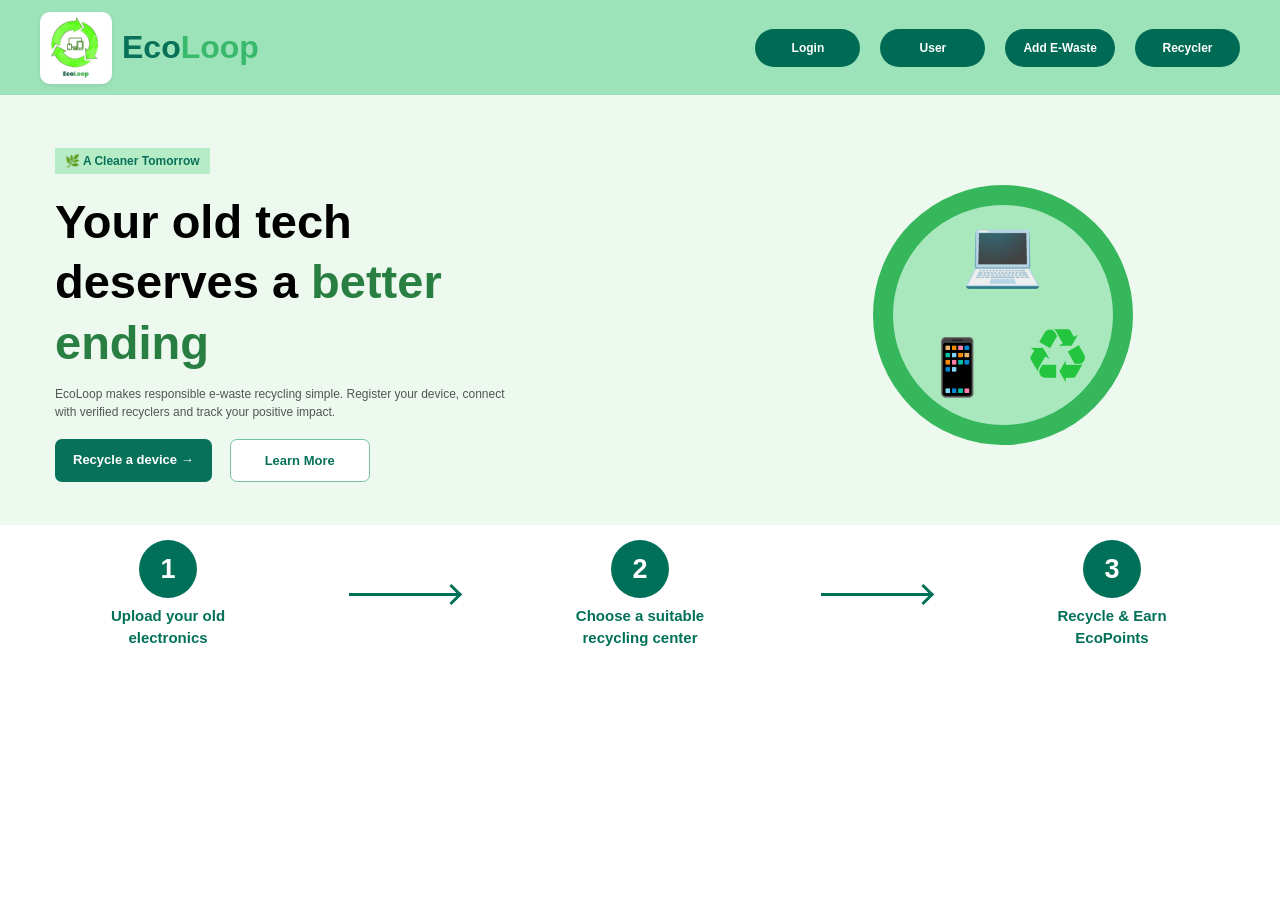
<file: index.html>
<!DOCTYPE html>
<html lang="en">

<head>
    <meta charset="UTF-8">
    <meta name="viewport" content="width=device-width, initial-scale=1.0">

    <title>EcoLoop | E-Waste Recycling</title>

    <!-- External CSS -->
    <link rel="stylesheet" href="styles.css">
</head>

<body>

    <!-- ================= NAVBAR ================= -->
    <header class="navbar">

        <!-- LOGO -->
        <a href="index.html" class="logo">

            <div class="logo-image-box">
                <img src="logo.png" alt="EcoLoop Logo">
            </div>

            <div class="logo-brand-name">
                Eco<span>Loop</span>
            </div>

        </a>


        <!-- NAVIGATION -->
        <nav class="nav-links">

            <a href="login.html">
                Login
            </a>

            <a href="user.html">
                User
            </a>

            <a href="add-ewaste.html">
                Add E-Waste
            </a>

            <a href="recycler.html">
                Recycler
            </a>

        </nav>

    </header>


    <!-- ================= MAIN ================= -->
    <main>

        <!-- ================= HERO ================= -->
        <section class="hero">

            <!-- LEFT SIDE -->
            <div class="hero-left">

                <div class="cleaner-label">
                    🌿 A Cleaner Tomorrow
                </div>

                <h1>
                    Your old tech<br>
                    deserves a <span>better</span><br>
                    <span>ending</span>
                </h1>

                <p>
                    EcoLoop makes responsible e-waste recycling simple.
                    Register your device, connect<br>
                    with verified recyclers and track your positive impact.
                </p>


                <div class="hero-buttons">

                    <a href="login.html" class="recycle-btn">
                        Recycle a device →
                    </a>

                    <a href="#how-it-works" class="learn-btn">
                        Learn More
                    </a>

                </div>

            </div>


            <!-- RIGHT SIDE -->
            <div class="hero-right">

                <div class="illustration-circle">

                    <div class="laptop-icon">
                        💻
                    </div>

                    <div class="phone-icon">
                        📱
                    </div>

                    <div class="recycle-icon">
                        ♻
                    </div>

                </div>

            </div>

        </section>


        <!-- ================= HOW IT WORKS ================= -->
        <section class="steps-section" id="how-it-works">


            <!-- STEP 1 -->
            <div class="step">

                <div class="number">
                    1
                </div>

                <h3>
                    Upload your old<br>
                    electronics
                </h3>

            </div>


            <!-- ARROW -->
            <div class="step-arrow">
                <div class="arrow-line"></div>
            </div>


            <!-- STEP 2 -->
            <div class="step">

                <div class="number">
                    2
                </div>

                <h3>
                    Choose a suitable<br>
                    recycling center
                </h3>

            </div>


            <!-- ARROW -->
            <div class="step-arrow">
                <div class="arrow-line"></div>
            </div>


            <!-- STEP 3 -->
            <div class="step">

                <div class="number">
                    3
                </div>

                <h3>
                    Recycle &amp; Earn<br>
                    EcoPoints
                </h3>

            </div>

        </section>

    </main>


    <!-- External JavaScript -->
    <script src="script.js"></script>

</body>

</html>
</file>
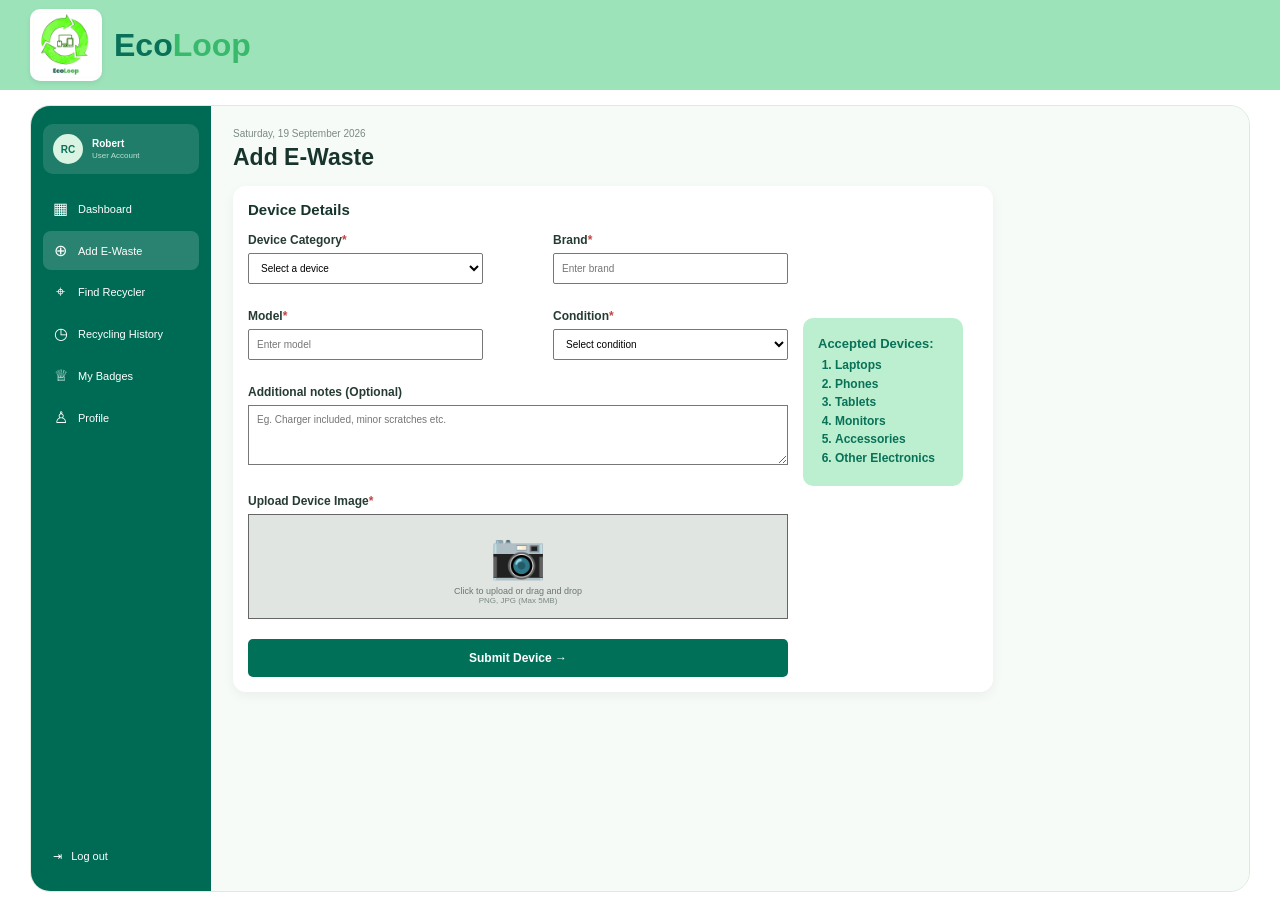
<file: add-ewaste.html>
<!DOCTYPE html>
<html lang="en">

<head>
    <meta charset="UTF-8">
    <meta name="viewport" content="width=device-width, initial-scale=1.0">

    <title>Add E-Waste | EcoLoop</title>

    <!-- External CSS -->
    <link rel="stylesheet" href="styles.css">
</head>

<body class="add-ewaste-page">

    <!-- ================= HEADER ================= -->
    <header class="dashboard-header">

        <a href="index.html" class="logo">

            <div class="logo-image-box">
                <img src="logo.png" alt="EcoLoop Logo">
            </div>

            <div class="logo-brand-name">
                Eco<span>Loop</span>
            </div>

        </a>

    </header>


    <!-- ================= PAGE LAYOUT ================= -->
    <main class="user-layout">


        <!-- ================= SIDEBAR ================= -->
        <aside class="user-sidebar">

            <!-- USER PROFILE -->
            <div class="sidebar-profile">

                <div class="profile-circle">
                    RC
                </div>

                <div class="profile-info">

                    <h4 id="userName">
                        Robert
                    </h4>

                    <p>
                        User Account
                    </p>

                </div>

            </div>


            <!-- SIDEBAR NAVIGATION -->
            <nav class="sidebar-menu">

                <a href="user.html" class="sidebar-link">
                    <span>▦</span>
                    Dashboard
                </a>


                <a href="add-ewaste.html" class="sidebar-link active">
                    <span>⊕</span>
                    Add E-Waste
                </a>


                <a href="find-recycler.html" class="sidebar-link">
                    <span>⌖</span>
                    Find Recycler
                </a>


                <a href="history.html" class="sidebar-link">
                    <span>◷</span>
                    Recycling History
                </a>


                <a href="badges.html" class="sidebar-link">
                    <span>♕</span>
                    My Badges
                </a>


                <a href="#" class="sidebar-link">
                    <span>♙</span>
                    Profile
                </a>

            </nav>


            <!-- LOGOUT -->
            <button
                type="button"
                class="logout-button"
                id="logoutButton"
            >
                ⇥ &nbsp; Log out
            </button>

        </aside>


        <!-- ================= MAIN CONTENT ================= -->
        <section class="add-ewaste-content">


            <!-- DATE -->
            <p class="dashboard-date">
                Saturday, 19 September 2026
            </p>


            <!-- TITLE -->
            <h1 class="add-ewaste-title">
                Add E-Waste
            </h1>


            <!-- ================= FORM CARD ================= -->
            <div class="ewaste-form-card">

                <h2>
                    Device Details
                </h2>


                <form id="ewasteForm">


                    <!-- ================= FORM GRID ================= -->
                    <div class="ewaste-form-grid">


                        <!-- DEVICE CATEGORY -->
                        <div class="ewaste-form-group">

                            <label for="deviceCategory">
                                Device Category<span>*</span>
                            </label>

                            <select
                                id="deviceCategory"
                                name="deviceCategory"
                                required
                            >

                                <option value="">
                                    Select a device
                                </option>

                                <option value="Laptop">
                                    Laptop
                                </option>

                                <option value="Phone">
                                    Phone
                                </option>

                                <option value="Tablet">
                                    Tablet
                                </option>

                                <option value="Monitor">
                                    Monitor
                                </option>

                                <option value="Accessory">
                                    Accessory
                                </option>

                                <option value="Other Electronics">
                                    Other Electronics
                                </option>

                            </select>

                        </div>


                        <!-- BRAND -->
                        <div class="ewaste-form-group">

                            <label for="deviceBrand">
                                Brand<span>*</span>
                            </label>

                            <input
                                type="text"
                                id="deviceBrand"
                                name="deviceBrand"
                                placeholder="Enter brand"
                                required
                            >

                        </div>


                        <!-- MODEL -->
                        <div class="ewaste-form-group">

                            <label for="deviceModel">
                                Model<span>*</span>
                            </label>

                            <input
                                type="text"
                                id="deviceModel"
                                name="deviceModel"
                                placeholder="Enter model"
                                required
                            >

                        </div>


                        <!-- CONDITION -->
                        <div class="ewaste-form-group">

                            <label for="deviceCondition">
                                Condition<span>*</span>
                            </label>

                            <select
                                id="deviceCondition"
                                name="deviceCondition"
                                required
                            >

                                <option value="">
                                    Select condition
                                </option>

                                <option value="Working (Good)">
                                    Working (Good)
                                </option>

                                <option value="Working (Damaged)">
                                    Working (Damaged)
                                </option>

                                <option value="Not Working">
                                    Not Working
                                </option>

                            </select>

                        </div>

                    </div>


                    <!-- ================= ACCEPTED DEVICES ================= -->
                    <aside class="accepted-devices">

                        <h3>
                            Accepted Devices:
                        </h3>

                        <ol>
                            <li>Laptops</li>
                            <li>Phones</li>
                            <li>Tablets</li>
                            <li>Monitors</li>
                            <li>Accessories</li>
                            <li>Other Electronics</li>
                        </ol>

                    </aside>


                    <!-- ================= NOTES ================= -->
                    <div class="notes-group">

                        <label for="deviceNotes">
                            Additional notes (Optional)
                        </label>

                        <textarea
                            id="deviceNotes"
                            name="deviceNotes"
                            placeholder="Eg. Charger included, minor scratches etc."
                        ></textarea>

                    </div>


                    <!-- ================= IMAGE UPLOAD ================= -->
                    <div class="upload-section">

                        <label class="upload-title">
                            Upload Device Image<span>*</span>
                        </label>


                        <label
                            for="deviceImage"
                            class="image-upload-box"
                            id="imageUploadBox"
                        >

                            <!-- Default Upload Content -->
                            <div
                                class="upload-placeholder"
                                id="uploadPlaceholder"
                            >

                                <div class="camera-icon">
                                    📷
                                </div>

                                <p>
                                    Click to upload or drag and drop
                                </p>

                                <small>
                                    PNG, JPG (Max 5MB)
                                </small>

                            </div>


                            <!-- Image Preview -->
                            <img
                                id="imagePreview"
                                class="image-preview"
                                alt="Device Preview"
                            >


                            <input
                                type="file"
                                id="deviceImage"
                                name="deviceImage"
                                accept=".jpg,.jpeg,.png,image/jpeg,image/png"
                                required
                            >

                        </label>

                    </div>


                    <!-- ================= MESSAGE ================= -->
                    <p
                        class="form-message"
                        id="ewasteMessage"
                    ></p>


                    <!-- ================= SUBMIT ================= -->
                    <button
                        type="submit"
                        class="submit-device-button"
                    >
                        Submit Device →
                    </button>

                </form>

            </div>

        </section>

    </main>


    <!-- External JavaScript -->
    <script src="script.js"></script>

</body>

</html>
</file>
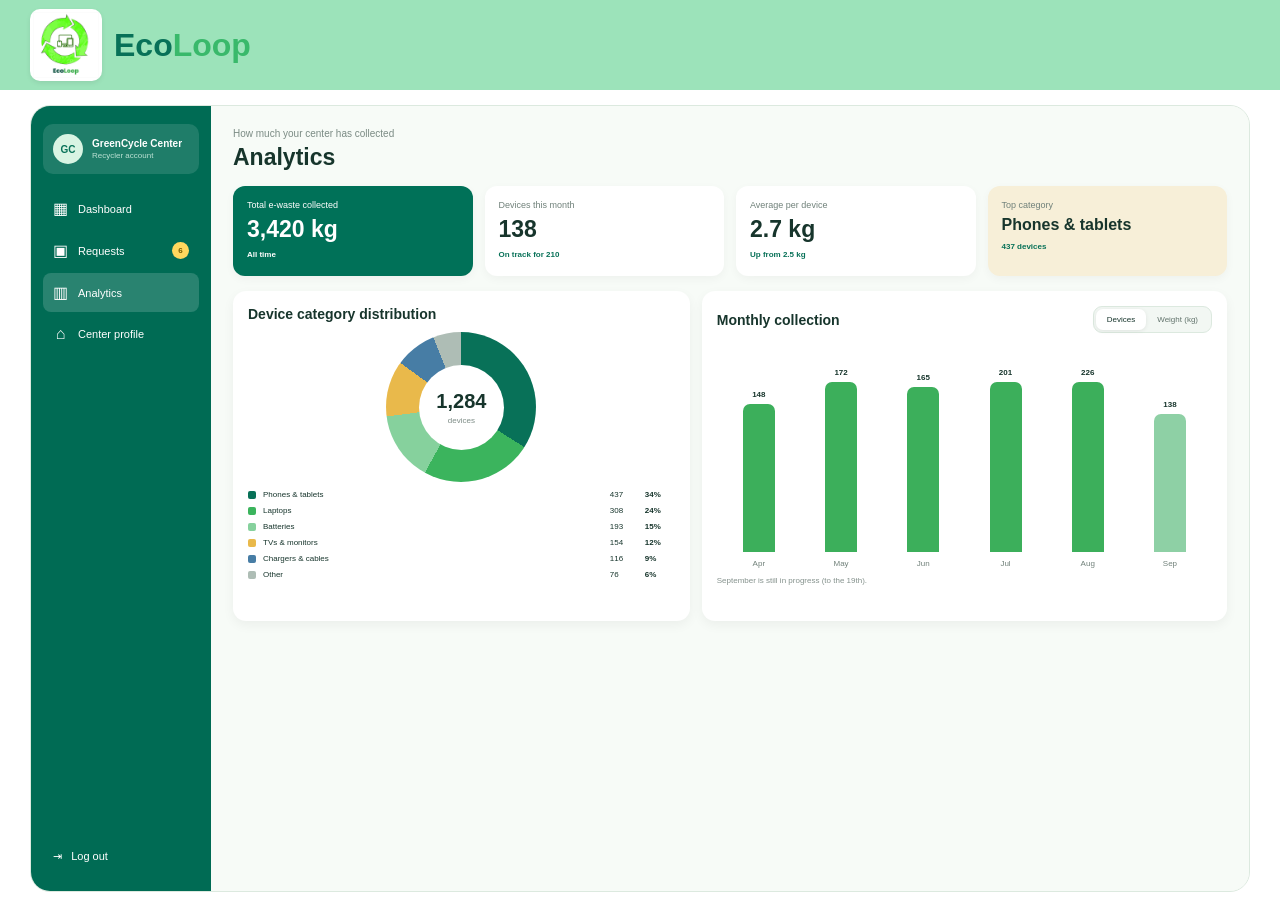
<file: analytics.html>
<!DOCTYPE html>
<html lang="en">

<head>
    <meta charset="UTF-8">
    <meta name="viewport" content="width=device-width, initial-scale=1.0">

    <title>Analytics | EcoLoop</title>

    <!-- External CSS -->
    <link rel="stylesheet" href="styles.css">
</head>

<body class="analytics-page">

    <!-- ================= HEADER ================= -->
    <header class="dashboard-header">

        <a href="index.html" class="logo">

            <div class="logo-image-box">
                <img src="logo.png" alt="EcoLoop Logo">
            </div>

            <div class="logo-brand-name">
                Eco<span>Loop</span>
            </div>

        </a>

    </header>


    <!-- ================= PAGE LAYOUT ================= -->
    <main class="recycler-layout">


        <!-- ================= SIDEBAR ================= -->
        <aside class="recycler-sidebar">

            <!-- Profile -->
            <div class="sidebar-profile">

                <div class="profile-circle">
                    GC
                </div>

                <div class="profile-info">
                    <h4>GreenCycle Center</h4>
                    <p>Recycler account</p>
                </div>

            </div>


            <!-- Navigation -->
            <nav class="sidebar-menu">

                <a href="recycler.html" class="sidebar-link">
                    <span>▦</span>
                    Dashboard
                </a>


                <a href="requests.html" class="sidebar-link">

                    <span>▣</span>

                    Requests

                    <span class="request-count">
                        6
                    </span>

                </a>


                <a href="analytics.html" class="sidebar-link active">
                    <span>▥</span>
                    Analytics
                </a>


                <a href="#" class="sidebar-link">
                    <span>⌂</span>
                    Center profile
                </a>

            </nav>


            <!-- Logout -->
            <button
                type="button"
                class="logout-button"
                id="logoutButton"
            >
                ⇥ &nbsp; Log out
            </button>

        </aside>


        <!-- ================= MAIN CONTENT ================= -->
        <section class="analytics-content">


            <!-- PAGE INTRO -->
            <div class="analytics-intro">

                <p>
                    How much your center has collected
                </p>

                <h1>
                    Analytics
                </h1>

            </div>


            <!-- ================= STAT CARDS ================= -->
            <div class="analytics-stats">


                <!-- TOTAL E-WASTE -->
                <div class="analytics-card analytics-green-card">

                    <p>
                        Total e-waste collected
                    </p>

                    <h2>
                        3,420 kg
                    </h2>

                    <small>
                        All time
                    </small>

                </div>


                <!-- DEVICES THIS MONTH -->
                <div class="analytics-card">

                    <p>
                        Devices this month
                    </p>

                    <h2>
                        138
                    </h2>

                    <small class="green-text">
                        On track for 210
                    </small>

                </div>


                <!-- AVERAGE -->
                <div class="analytics-card">

                    <p>
                        Average per device
                    </p>

                    <h2>
                        2.7 kg
                    </h2>

                    <small class="green-text">
                        Up from 2.5 kg
                    </small>

                </div>


                <!-- TOP CATEGORY -->
                <div class="analytics-card analytics-category-card">

                    <p>
                        Top category
                    </p>

                    <h3>
                        Phones &amp; tablets
                    </h3>

                    <small class="green-text">
                        437 devices
                    </small>

                </div>

            </div>


            <!-- ================= CHARTS ================= -->
            <div class="analytics-charts">


                <!-- ================= DEVICE DISTRIBUTION ================= -->
                <div class="chart-card distribution-card">

                    <h2>
                        Device category distribution
                    </h2>


                    <!-- DONUT CHART -->
                    <div class="donut-container">

                        <div class="donut-chart">

                            <div class="donut-center">

                                <strong>
                                    1,284
                                </strong>

                                <span>
                                    devices
                                </span>

                            </div>

                        </div>

                    </div>


                    <!-- CHART LEGEND -->
                    <div class="chart-legend">


                        <div class="legend-row">

                            <div class="legend-name">

                                <span class="legend-color phones-color"></span>

                                Phones &amp; tablets

                            </div>

                            <span>437</span>

                            <strong>34%</strong>

                        </div>


                        <div class="legend-row">

                            <div class="legend-name">

                                <span class="legend-color laptops-color"></span>

                                Laptops

                            </div>

                            <span>308</span>

                            <strong>24%</strong>

                        </div>


                        <div class="legend-row">

                            <div class="legend-name">

                                <span class="legend-color batteries-color"></span>

                                Batteries

                            </div>

                            <span>193</span>

                            <strong>15%</strong>

                        </div>


                        <div class="legend-row">

                            <div class="legend-name">

                                <span class="legend-color monitors-color"></span>

                                TVs &amp; monitors

                            </div>

                            <span>154</span>

                            <strong>12%</strong>

                        </div>


                        <div class="legend-row">

                            <div class="legend-name">

                                <span class="legend-color chargers-color"></span>

                                Chargers &amp; cables

                            </div>

                            <span>116</span>

                            <strong>9%</strong>

                        </div>


                        <div class="legend-row">

                            <div class="legend-name">

                                <span class="legend-color other-color"></span>

                                Other

                            </div>

                            <span>76</span>

                            <strong>6%</strong>

                        </div>

                    </div>

                </div>


                <!-- ================= MONTHLY COLLECTION ================= -->
                <div class="chart-card monthly-card">


                    <!-- Chart Header -->
                    <div class="chart-heading">

                        <h2>
                            Monthly collection
                        </h2>


                        <!-- Chart Toggle -->
                        <div class="chart-toggle">

                            <button
                                type="button"
                                class="chart-toggle-button active"
                                data-chart="devices"
                            >
                                Devices
                            </button>

                            <button
                                type="button"
                                class="chart-toggle-button"
                                data-chart="weight"
                            >
                                Weight (kg)
                            </button>

                        </div>

                    </div>


                    <!-- BAR CHART -->
                    <div class="bar-chart" id="monthlyChart">


                        <!-- APR -->
                        <div class="bar-item">

                            <div class="bar-value">
                                148
                            </div>

                            <div
                                class="bar"
                                data-devices="148"
                                data-weight="390"
                                style="--bar-height: 148px;"
                            ></div>

                            <span>
                                Apr
                            </span>

                        </div>


                        <!-- MAY -->
                        <div class="bar-item">

                            <div class="bar-value">
                                172
                            </div>

                            <div
                                class="bar"
                                data-devices="172"
                                data-weight="440"
                                style="--bar-height: 172px;"
                            ></div>

                            <span>
                                May
                            </span>

                        </div>


                        <!-- JUN -->
                        <div class="bar-item">

                            <div class="bar-value">
                                165
                            </div>

                            <div
                                class="bar"
                                data-devices="165"
                                data-weight="420"
                                style="--bar-height: 165px;"
                            ></div>

                            <span>
                                Jun
                            </span>

                        </div>


                        <!-- JUL -->
                        <div class="bar-item">

                            <div class="bar-value">
                                201
                            </div>

                            <div
                                class="bar"
                                data-devices="201"
                                data-weight="515"
                                style="--bar-height: 201px;"
                            ></div>

                            <span>
                                Jul
                            </span>

                        </div>


                        <!-- AUG -->
                        <div class="bar-item">

                            <div class="bar-value">
                                226
                            </div>

                            <div
                                class="bar"
                                data-devices="226"
                                data-weight="580"
                                style="--bar-height: 226px;"
                            ></div>

                            <span>
                                Aug
                            </span>

                        </div>


                        <!-- SEP -->
                        <div class="bar-item">

                            <div class="bar-value">
                                138
                            </div>

                            <div
                                class="bar current-month"
                                data-devices="138"
                                data-weight="375"
                                style="--bar-height: 138px;"
                            ></div>

                            <span>
                                Sep
                            </span>

                        </div>

                    </div>


                    <!-- Chart Note -->
                    <p class="chart-note">
                        September is still in progress (to the 19th).
                    </p>

                </div>

            </div>

        </section>

    </main>


    <!-- External JavaScript -->
    <script src="script.js"></script>

</body>

</html>
</file>
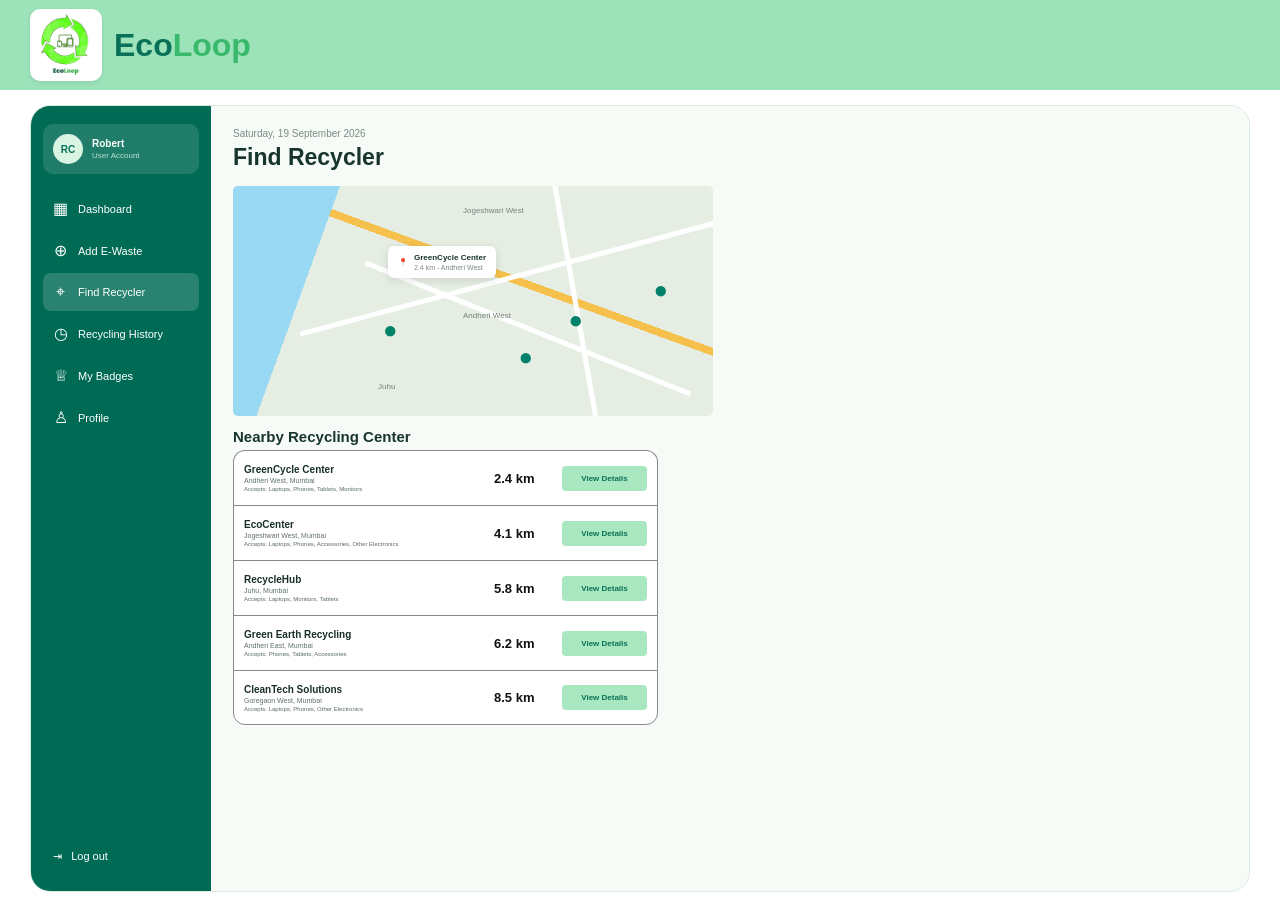
<file: find-recycler.html>
<!DOCTYPE html>
<html lang="en">

<head>
    <meta charset="UTF-8">
    <meta name="viewport" content="width=device-width, initial-scale=1.0">

    <title>Find Recycler | EcoLoop</title>

    <!-- External CSS -->
    <link rel="stylesheet" href="styles.css">
</head>

<body class="find-recycler-page">

    <!-- ================= HEADER ================= -->
    <header class="dashboard-header">

        <a href="index.html" class="logo">

            <div class="logo-image-box">
                <img src="logo.png" alt="EcoLoop Logo">
            </div>

            <div class="logo-brand-name">
                Eco<span>Loop</span>
            </div>

        </a>

    </header>


    <!-- ================= PAGE LAYOUT ================= -->
    <main class="user-layout">


        <!-- ================= SIDEBAR ================= -->
        <aside class="user-sidebar">

            <!-- USER PROFILE -->
            <div class="sidebar-profile">

                <div class="profile-circle">
                    RC
                </div>

                <div class="profile-info">

                    <h4 id="userName">
                        Robert
                    </h4>

                    <p>
                        User Account
                    </p>

                </div>

            </div>


            <!-- SIDEBAR NAVIGATION -->
            <nav class="sidebar-menu">

                <a href="user.html" class="sidebar-link">
                    <span>▦</span>
                    Dashboard
                </a>

                <a href="add-ewaste.html" class="sidebar-link">
                    <span>⊕</span>
                    Add E-Waste
                </a>

                <a href="find-recycler.html" class="sidebar-link active">
                    <span>⌖</span>
                    Find Recycler
                </a>

                <a href="history.html" class="sidebar-link">
                    <span>◷</span>
                    Recycling History
                </a>

                <a href="badges.html" class="sidebar-link">
                    <span>♕</span>
                    My Badges
                </a>

                <a href="#" class="sidebar-link">
                    <span>♙</span>
                    Profile
                </a>

            </nav>


            <!-- LOGOUT -->
            <button
                type="button"
                class="logout-button"
                id="logoutButton"
            >
                ⇥ &nbsp; Log out
            </button>

        </aside>


        <!-- ================= MAIN CONTENT ================= -->
        <section class="find-recycler-content">


            <!-- DATE -->
            <p class="dashboard-date">
                Saturday, 19 September 2026
            </p>


            <!-- TITLE -->
            <h1 class="find-recycler-title">
                Find Recycler
            </h1>


            <!-- ================= MAP ================= -->
            <div class="recycler-map">

                <!--
                    MID-SEM:
                    Static map representation only.

                    FINAL PROJECT:
                    Replace this section with
                    Leaflet + OpenStreetMap + Recycler API.
                -->

                <div class="map-placeholder">

                    <div class="map-road road-one"></div>
                    <div class="map-road road-two"></div>
                    <div class="map-road road-three"></div>

                    <span class="map-location location-one">
                        ●
                    </span>

                    <span class="map-location location-two">
                        ●
                    </span>

                    <span class="map-location location-three">
                        ●
                    </span>

                    <span class="map-location location-four">
                        ●
                    </span>

                    <span class="map-location location-five">
                        ●
                    </span>


                    <!-- Selected Center -->
                    <div class="map-selected-center">

                        <span>
                            📍
                        </span>

                        <div>
                            <strong>
                                GreenCycle Center
                            </strong>

                            <small>
                                2.4 km - Andheri West
                            </small>
                        </div>

                    </div>


                    <div class="map-area-name andheri">
                        Andheri West
                    </div>

                    <div class="map-area-name juhu">
                        Juhu
                    </div>

                    <div class="map-area-name jogeshwari">
                        Jogeshwari West
                    </div>

                </div>

            </div>


            <!-- ================= NEARBY CENTERS ================= -->
            <div class="nearby-recyclers">

                <h2>
                    Nearby Recycling Center
                </h2>


                <!-- ================= CENTER 1 ================= -->
                <div
                    class="recycler-item"
                    data-recycler="GreenCycle Center"
                >

                    <div class="recycler-information">

                        <h3>
                            GreenCycle Center
                        </h3>

                        <p>
                            Andheri West, Mumbai
                        </p>

                        <small>
                            Accepts: Laptops, Phones, Tablets, Monitors
                        </small>

                    </div>


                    <div class="recycler-distance">
                        2.4 km
                    </div>


                    <button
                        type="button"
                        class="view-recycler-button"
                        data-recycler="GreenCycle Center"
                        data-location="Andheri West, Mumbai"
                        data-distance="2.4 km"
                        data-accepts="Laptops, Phones, Tablets, Monitors"
                    >
                        View Details
                    </button>

                </div>


                <!-- ================= CENTER 2 ================= -->
                <div
                    class="recycler-item"
                    data-recycler="EcoCenter"
                >

                    <div class="recycler-information">

                        <h3>
                            EcoCenter
                        </h3>

                        <p>
                            Jogeshwari West, Mumbai
                        </p>

                        <small>
                            Accepts: Laptops, Phones, Accessories,
                            Other Electronics
                        </small>

                    </div>


                    <div class="recycler-distance">
                        4.1 km
                    </div>


                    <button
                        type="button"
                        class="view-recycler-button"
                        data-recycler="EcoCenter"
                        data-location="Jogeshwari West, Mumbai"
                        data-distance="4.1 km"
                        data-accepts="Laptops, Phones, Accessories, Other Electronics"
                    >
                        View Details
                    </button>

                </div>


                <!-- ================= CENTER 3 ================= -->
                <div
                    class="recycler-item"
                    data-recycler="RecycleHub"
                >

                    <div class="recycler-information">

                        <h3>
                            RecycleHub
                        </h3>

                        <p>
                            Juhu, Mumbai
                        </p>

                        <small>
                            Accepts: Laptops, Monitors, Tablets
                        </small>

                    </div>


                    <div class="recycler-distance">
                        5.8 km
                    </div>


                    <button
                        type="button"
                        class="view-recycler-button"
                        data-recycler="RecycleHub"
                        data-location="Juhu, Mumbai"
                        data-distance="5.8 km"
                        data-accepts="Laptops, Monitors, Tablets"
                    >
                        View Details
                    </button>

                </div>


                <!-- ================= CENTER 4 ================= -->
                <div
                    class="recycler-item"
                    data-recycler="Green Earth Recycling"
                >

                    <div class="recycler-information">

                        <h3>
                            Green Earth Recycling
                        </h3>

                        <p>
                            Andheri East, Mumbai
                        </p>

                        <small>
                            Accepts: Phones, Tablets, Accessories
                        </small>

                    </div>


                    <div class="recycler-distance">
                        6.2 km
                    </div>


                    <button
                        type="button"
                        class="view-recycler-button"
                        data-recycler="Green Earth Recycling"
                        data-location="Andheri East, Mumbai"
                        data-distance="6.2 km"
                        data-accepts="Phones, Tablets, Accessories"
                    >
                        View Details
                    </button>

                </div>


                <!-- ================= CENTER 5 ================= -->
                <div
                    class="recycler-item"
                    data-recycler="CleanTech Solutions"
                >

                    <div class="recycler-information">

                        <h3>
                            CleanTech Solutions
                        </h3>

                        <p>
                            Goregaon West, Mumbai
                        </p>

                        <small>
                            Accepts: Laptops, Phones, Other Electronics
                        </small>

                    </div>


                    <div class="recycler-distance">
                        8.5 km
                    </div>


                    <button
                        type="button"
                        class="view-recycler-button"
                        data-recycler="CleanTech Solutions"
                        data-location="Goregaon West, Mumbai"
                        data-distance="8.5 km"
                        data-accepts="Laptops, Phones, Other Electronics"
                    >
                        View Details
                    </button>

                </div>

            </div>


            <!-- ================= RECYCLER DETAILS MODAL ================= -->
            <div class="recycler-modal" id="recyclerModal">

                <div class="recycler-modal-content">

                    <button
                        type="button"
                        class="close-modal"
                        id="closeRecyclerModal"
                    >
                        ×
                    </button>


                    <h2 id="modalRecyclerName">
                        GreenCycle Center
                    </h2>


                    <p id="modalRecyclerLocation">
                        Andheri West, Mumbai
                    </p>


                    <p>
                        <strong>Distance:</strong>

                        <span id="modalRecyclerDistance">
                            2.4 km
                        </span>
                    </p>


                    <p>
                        <strong>Accepted Devices:</strong>
                    </p>

                    <p id="modalRecyclerDevices">
                        Laptops, Phones, Tablets, Monitors
                    </p>


                    <button
                        type="button"
                        class="select-recycler-button"
                        id="selectRecyclerButton"
                    >
                        Select Recycler
                    </button>

                </div>

            </div>

        </section>

    </main>


    <!-- External JavaScript -->
    <script src="script.js"></script>

</body>

</html>
</file>
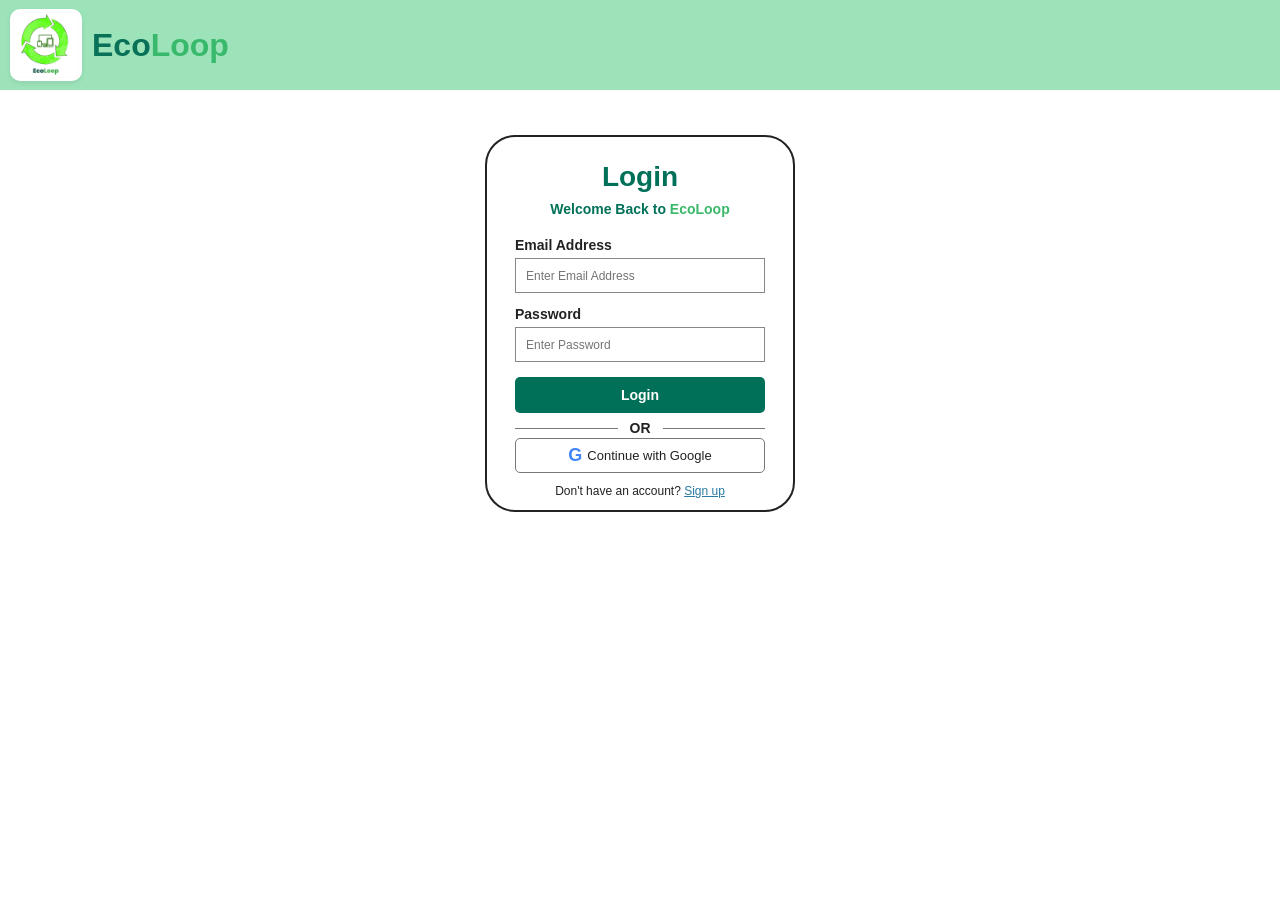
<file: login.html>
<!DOCTYPE html>
<html lang="en">

<head>
    <meta charset="UTF-8">
    <meta name="viewport" content="width=device-width, initial-scale=1.0">

    <title>Login | EcoLoop</title>

    <!-- External CSS -->
    <link rel="stylesheet" href="styles.css">
</head>

<body class="login-page">

    <!-- ================= HEADER ================= -->
    <header class="login-header">

        <a href="index.html" class="logo">

            <div class="logo-image-box">
                <img src="logo.png" alt="EcoLoop Logo">
            </div>

            <div class="logo-brand-name">
                Eco<span>Loop</span>
            </div>

        </a>

    </header>


    <!-- ================= LOGIN SECTION ================= -->
    <main class="login-container">

        <div class="login-card">

            <h1>Login</h1>

            <h3>
                Welcome Back to <span>EcoLoop</span>
            </h3>


            <!-- LOGIN FORM -->
            <form id="loginForm">

                <div class="form-group">

                    <label for="loginEmail">
                        Email Address
                    </label>

                    <input
                        type="email"
                        id="loginEmail"
                        placeholder="Enter Email Address"
                        required
                    >

                </div>


                <div class="form-group">

                    <label for="loginPassword">
                        Password
                    </label>

                    <input
                        type="password"
                        id="loginPassword"
                        placeholder="Enter Password"
                        required
                    >

                </div>


                <button type="submit" class="login-button">
                    Login
                </button>

            </form>


            <!-- OR -->
            <div class="or-section">

                <div class="or-line"></div>

                <span>OR</span>

                <div class="or-line"></div>

            </div>


            <!-- GOOGLE BUTTON -->
            <button type="button" class="google-button">

                <span class="google-g">G</span>

                Continue with Google

            </button>


            <!-- SIGN UP -->
            <p class="signup-text">

                Don't have an account?

                <a href="register.html">
                    Sign up
                </a>

            </p>

        </div>

    </main>


    <!-- External JavaScript -->
    <script src="script.js"></script>

</body>

</html>
</file>
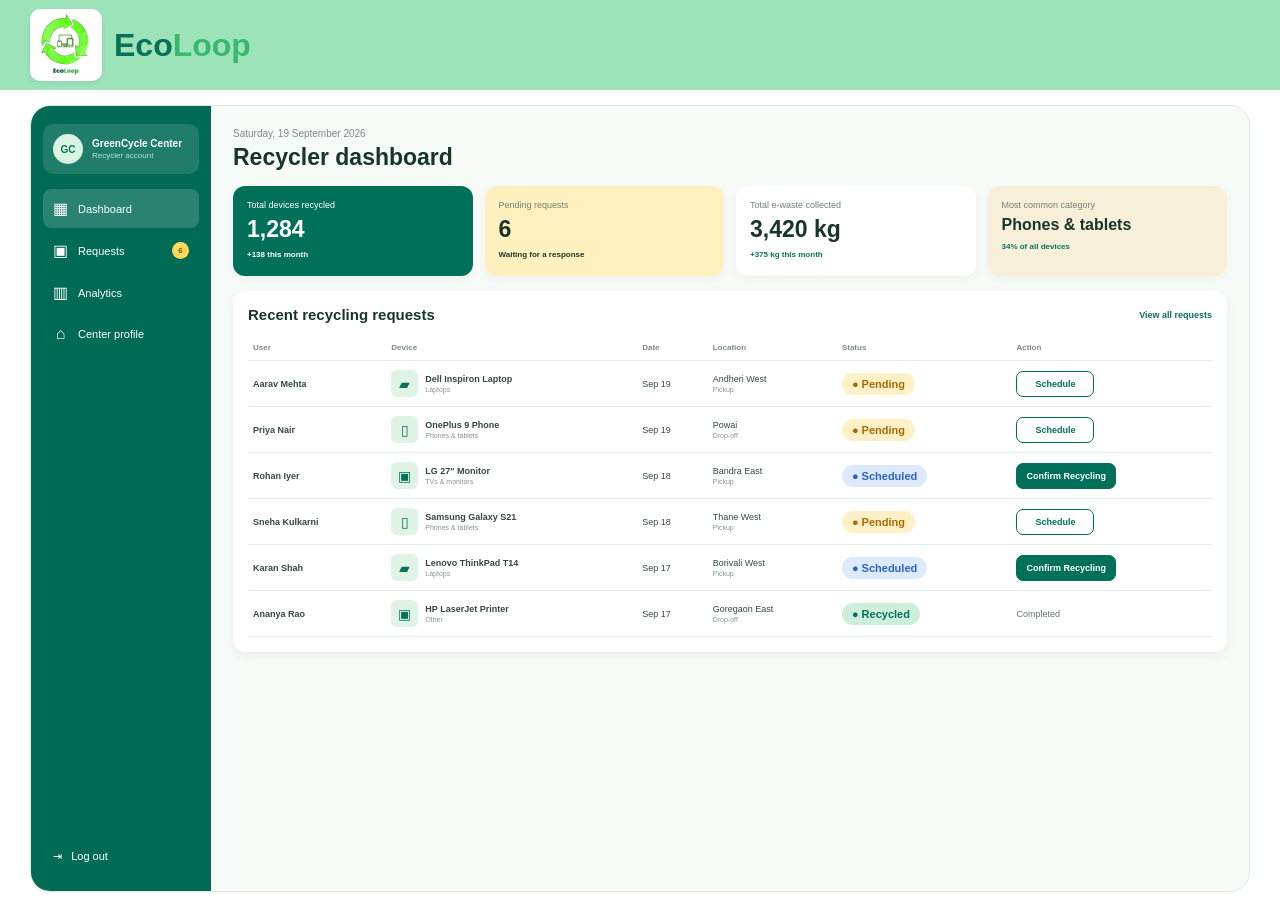
<file: recycler.html>
<!DOCTYPE html>
<html lang="en">

<head>
    <meta charset="UTF-8">
    <meta name="viewport" content="width=device-width, initial-scale=1.0">

    <title>Recycler Dashboard | EcoLoop</title>

    <!-- External CSS -->
    <link rel="stylesheet" href="styles.css">
</head>

<body class="recycler-page">

    <!-- ================= HEADER ================= -->
    <header class="dashboard-header">

        <a href="index.html" class="logo">

            <div class="logo-image-box">
                <img src="logo.png" alt="EcoLoop Logo">
            </div>

            <div class="logo-brand-name">
                Eco<span>Loop</span>
            </div>

        </a>

    </header>


    <!-- ================= DASHBOARD LAYOUT ================= -->
    <main class="recycler-layout">


        <!-- ================= SIDEBAR ================= -->
        <aside class="recycler-sidebar">

            <!-- Recycler Profile -->
            <div class="sidebar-profile">

                <div class="profile-circle">
                    GC
                </div>

                <div class="profile-info">
                    <h4>GreenCycle Center</h4>
                    <p>Recycler account</p>
                </div>

            </div>


            <!-- ================= NAVIGATION ================= -->
            <nav class="sidebar-menu">

                <!-- Dashboard -->
                <a href="recycler.html"
                   class="sidebar-link active">

                    <span>▦</span>
                    Dashboard

                </a>


                <!-- Requests -->
                <a href="requests.html"
                   class="sidebar-link">

                    <span>▣</span>
                    Requests

                    <span class="request-count">
                        6
                    </span>

                </a>


                <!-- Analytics -->
                <a href="analytics.html"
                   class="sidebar-link">

                    <span>▥</span>
                    Analytics

                </a>


                <!-- Center Profile - Future -->
                <a href="#"
                   class="sidebar-link">

                    <span>⌂</span>
                    Center profile

                </a>

            </nav>


            <!-- Logout -->
            <button
                type="button"
                class="logout-button"
                id="logoutButton"
            >
                ⇥ &nbsp; Log out
            </button>

        </aside>


        <!-- ================= MAIN CONTENT ================= -->
        <section class="recycler-content">


            <!-- ================= DASHBOARD ================= -->
            <div
                class="dashboard-section"
                id="dashboardSection"
            >


                <!-- Date -->
                <p class="dashboard-date">
                    Saturday, 19 September 2026
                </p>


                <!-- Heading -->
                <div class="dashboard-title-row">

                    <h1>
                        Recycler dashboard
                    </h1>

                </div>


                <!-- ================= STATS ================= -->
                <div class="recycler-stats">


                    <!-- Total Devices -->
                    <div class="stat-card stat-card-green">

                        <p>
                            Total devices recycled
                        </p>

                        <h2 id="totalDevices">
                            1,284
                        </h2>

                        <small>
                            +138 this month
                        </small>

                    </div>


                    <!-- Pending Requests -->
                    <div class="stat-card stat-card-yellow">

                        <p>
                            Pending requests
                        </p>

                        <h2 id="pendingRequests">
                            6
                        </h2>

                        <small>
                            Waiting for a response
                        </small>

                    </div>


                    <!-- Total E-Waste -->
                    <div class="stat-card">

                        <p>
                            Total e-waste collected
                        </p>

                        <h2>
                            3,420 kg
                        </h2>

                        <small class="green-text">
                            +375 kg this month
                        </small>

                    </div>


                    <!-- Most Common Category -->
                    <div class="stat-card stat-card-cream">

                        <p>
                            Most common category
                        </p>

                        <h3>
                            Phones &amp; tablets
                        </h3>

                        <small class="green-text">
                            34% of all devices
                        </small>

                    </div>

                </div>


                <!-- ================= RECENT REQUESTS ================= -->
                <div class="requests-card">


                    <!-- Heading -->
                    <div class="requests-heading">

                        <h2>
                            Recent recycling requests
                        </h2>


                        <!-- FIXED -->
                        <a
                            href="requests.html"
                            class="view-requests-button"
                        >
                            View all requests
                        </a>

                    </div>


                    <!-- ================= REQUEST TABLE ================= -->
                    <div class="table-container">

                        <table class="request-table">


                            <!-- TABLE HEAD -->
                            <thead>

                                <tr>

                                    <th>User</th>
                                    <th>Device</th>
                                    <th>Date</th>
                                    <th>Location</th>
                                    <th>Status</th>
                                    <th>Action</th>

                                </tr>

                            </thead>


                            <!-- TABLE BODY -->
                            <tbody id="requestTableBody">


                                <!-- ================= REQUEST 1 ================= -->
                                <tr data-request-id="1">

                                    <td>
                                        <strong>
                                            Aarav Mehta
                                        </strong>
                                    </td>


                                    <td>

                                        <div class="device-info">

                                            <div class="device-icon">
                                                ▰
                                            </div>

                                            <div>

                                                <strong>
                                                    Dell Inspiron Laptop
                                                </strong>

                                                <small>
                                                    Laptops
                                                </small>

                                            </div>

                                        </div>

                                    </td>


                                    <td>
                                        Sep 19
                                    </td>


                                    <td>

                                        Andheri West

                                        <small>
                                            Pickup
                                        </small>

                                    </td>


                                    <td>

                                        <span class="status pending">
                                            ● Pending
                                        </span>

                                    </td>


                                    <td>

                                        <button
                                            type="button"
                                            class="schedule-button"
                                            data-request-id="1"
                                        >
                                            Schedule
                                        </button>

                                    </td>

                                </tr>


                                <!-- ================= REQUEST 2 ================= -->
                                <tr data-request-id="2">

                                    <td>
                                        <strong>
                                            Priya Nair
                                        </strong>
                                    </td>


                                    <td>

                                        <div class="device-info">

                                            <div class="device-icon">
                                                ▯
                                            </div>

                                            <div>

                                                <strong>
                                                    OnePlus 9 Phone
                                                </strong>

                                                <small>
                                                    Phones &amp; tablets
                                                </small>

                                            </div>

                                        </div>

                                    </td>


                                    <td>
                                        Sep 19
                                    </td>


                                    <td>

                                        Powai

                                        <small>
                                            Drop-off
                                        </small>

                                    </td>


                                    <td>

                                        <span class="status pending">
                                            ● Pending
                                        </span>

                                    </td>


                                    <td>

                                        <button
                                            type="button"
                                            class="schedule-button"
                                            data-request-id="2"
                                        >
                                            Schedule
                                        </button>

                                    </td>

                                </tr>


                                <!-- ================= REQUEST 3 ================= -->
                                <tr data-request-id="3">

                                    <td>
                                        <strong>
                                            Rohan Iyer
                                        </strong>
                                    </td>


                                    <td>

                                        <div class="device-info">

                                            <div class="device-icon">
                                                ▣
                                            </div>

                                            <div>

                                                <strong>
                                                    LG 27" Monitor
                                                </strong>

                                                <small>
                                                    TVs &amp; monitors
                                                </small>

                                            </div>

                                        </div>

                                    </td>


                                    <td>
                                        Sep 18
                                    </td>


                                    <td>

                                        Bandra East

                                        <small>
                                            Pickup
                                        </small>

                                    </td>


                                    <td>

                                        <span class="status scheduled">
                                            ● Scheduled
                                        </span>

                                    </td>


                                    <td>

                                        <button
                                            type="button"
                                            class="confirm-button"
                                            data-request-id="3"
                                        >
                                            Confirm Recycling
                                        </button>

                                    </td>

                                </tr>


                                <!-- ================= REQUEST 4 ================= -->
                                <tr data-request-id="4">

                                    <td>
                                        <strong>
                                            Sneha Kulkarni
                                        </strong>
                                    </td>


                                    <td>

                                        <div class="device-info">

                                            <div class="device-icon">
                                                ▯
                                            </div>

                                            <div>

                                                <strong>
                                                    Samsung Galaxy S21
                                                </strong>

                                                <small>
                                                    Phones &amp; tablets
                                                </small>

                                            </div>

                                        </div>

                                    </td>


                                    <td>
                                        Sep 18
                                    </td>


                                    <td>

                                        Thane West

                                        <small>
                                            Pickup
                                        </small>

                                    </td>


                                    <td>

                                        <span class="status pending">
                                            ● Pending
                                        </span>

                                    </td>


                                    <td>

                                        <button
                                            type="button"
                                            class="schedule-button"
                                            data-request-id="4"
                                        >
                                            Schedule
                                        </button>

                                    </td>

                                </tr>


                                <!-- ================= REQUEST 5 ================= -->
                                <tr data-request-id="5">

                                    <td>
                                        <strong>
                                            Karan Shah
                                        </strong>
                                    </td>


                                    <td>

                                        <div class="device-info">

                                            <div class="device-icon">
                                                ▰
                                            </div>

                                            <div>

                                                <strong>
                                                    Lenovo ThinkPad T14
                                                </strong>

                                                <small>
                                                    Laptops
                                                </small>

                                            </div>

                                        </div>

                                    </td>


                                    <td>
                                        Sep 17
                                    </td>


                                    <td>

                                        Borivali West

                                        <small>
                                            Pickup
                                        </small>

                                    </td>


                                    <td>

                                        <span class="status scheduled">
                                            ● Scheduled
                                        </span>

                                    </td>


                                    <td>

                                        <button
                                            type="button"
                                            class="confirm-button"
                                            data-request-id="5"
                                        >
                                            Confirm Recycling
                                        </button>

                                    </td>

                                </tr>


                                <!-- ================= REQUEST 6 ================= -->
                                <tr data-request-id="6">

                                    <td>
                                        <strong>
                                            Ananya Rao
                                        </strong>
                                    </td>


                                    <td>

                                        <div class="device-info">

                                            <div class="device-icon">
                                                ▣
                                            </div>

                                            <div>

                                                <strong>
                                                    HP LaserJet Printer
                                                </strong>

                                                <small>
                                                    Other
                                                </small>

                                            </div>

                                        </div>

                                    </td>


                                    <td>
                                        Sep 17
                                    </td>


                                    <td>

                                        Goregaon East

                                        <small>
                                            Drop-off
                                        </small>

                                    </td>


                                    <td>

                                        <span class="status recycled">
                                            ● Recycled
                                        </span>

                                    </td>


                                    <td>

                                        <span class="completed-text">
                                            Completed
                                        </span>

                                    </td>

                                </tr>


                            </tbody>

                        </table>

                    </div>

                </div>

            </div>

        </section>

    </main>


    <!-- External JavaScript -->
    <script src="script.js"></script>

</body>

</html>
</file>
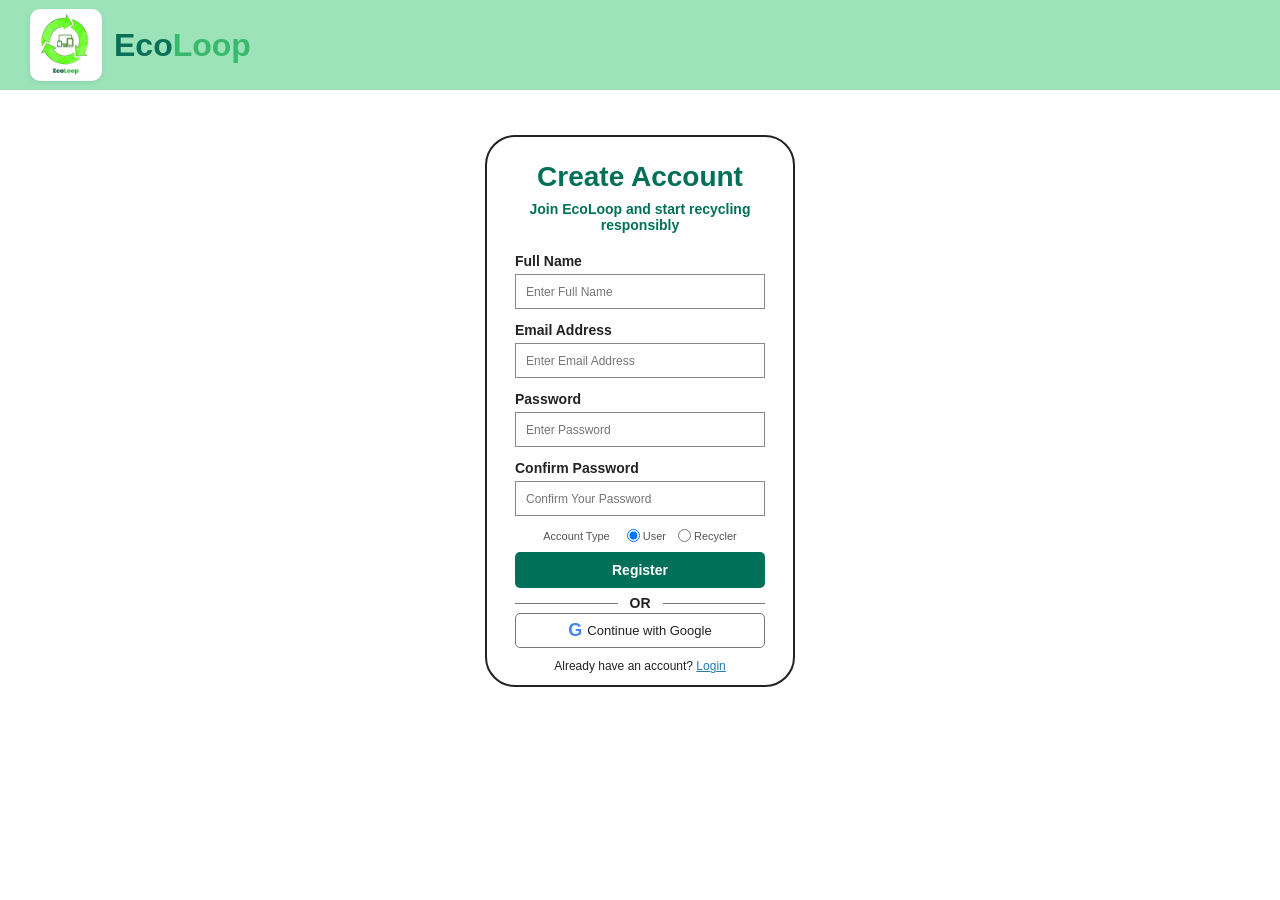
<file: register.html>
<!DOCTYPE html>
<html lang="en">

<head>
    <meta charset="UTF-8">
    <meta name="viewport" content="width=device-width, initial-scale=1.0">

    <title>Register | EcoLoop</title>

    <!-- External CSS -->
    <link rel="stylesheet" href="styles.css">
</head>

<body class="register-page">

    <!-- ================= HEADER ================= -->
    <header class="dashboard-header">

        <a href="index.html" class="logo">

            <div class="logo-image-box">
                <img src="logo.png" alt="EcoLoop Logo">
            </div>

            <div class="logo-brand-name">
                Eco<span>Loop</span>
            </div>

        </a>

    </header>


    <!-- ================= REGISTRATION SECTION ================= -->
    <main class="register-container">

        <div class="register-card">

            <h1>Create Account</h1>

            <h3>
                Join EcoLoop and start recycling responsibly
            </h3>


            <!-- REGISTRATION FORM -->
            <form id="registerForm">

                <!-- Full Name -->
                <div class="form-group">

                    <label for="fullName">
                        Full Name
                    </label>

                    <input
                        type="text"
                        id="fullName"
                        placeholder="Enter Full Name"
                        required
                    >

                </div>


                <!-- Email -->
                <div class="form-group">

                    <label for="registerEmail">
                        Email Address
                    </label>

                    <input
                        type="email"
                        id="registerEmail"
                        placeholder="Enter Email Address"
                        required
                    >

                </div>


                <!-- Password -->
                <div class="form-group">

                    <label for="registerPassword">
                        Password
                    </label>

                    <input
                        type="password"
                        id="registerPassword"
                        placeholder="Enter Password"
                        required
                    >

                </div>


                <!-- Confirm Password -->
                <div class="form-group">

                    <label for="confirmPassword">
                        Confirm Password
                    </label>

                    <input
                        type="password"
                        id="confirmPassword"
                        placeholder="Confirm Your Password"
                        required
                    >

                </div>


                <!-- Account Type -->
                <div class="account-type">

                    <span>Account Type</span>

                    <label>
                        <input
                            type="radio"
                            name="accountType"
                            value="user"
                            checked
                        >
                        User
                    </label>

                    <label>
                        <input
                            type="radio"
                            name="accountType"
                            value="recycler"
                        >
                        Recycler
                    </label>

                </div>


                <!-- Register Button -->
                <button type="submit" class="register-button">
                    Register
                </button>

            </form>


            <!-- OR -->
            <div class="or-section">

                <div class="or-line"></div>

                <span>OR</span>

                <div class="or-line"></div>

            </div>


            <!-- Google Button -->
            <button type="button" class="google-button">

                <span class="google-g">G</span>

                Continue with Google

            </button>


            <!-- Login Link -->
            <p class="login-text">

                Already have an account?

                <a href="login.html">
                    Login
                </a>

            </p>

        </div>

    </main>


    <!-- External JavaScript -->
    <script src="script.js"></script>

</body>

</html>
</file>
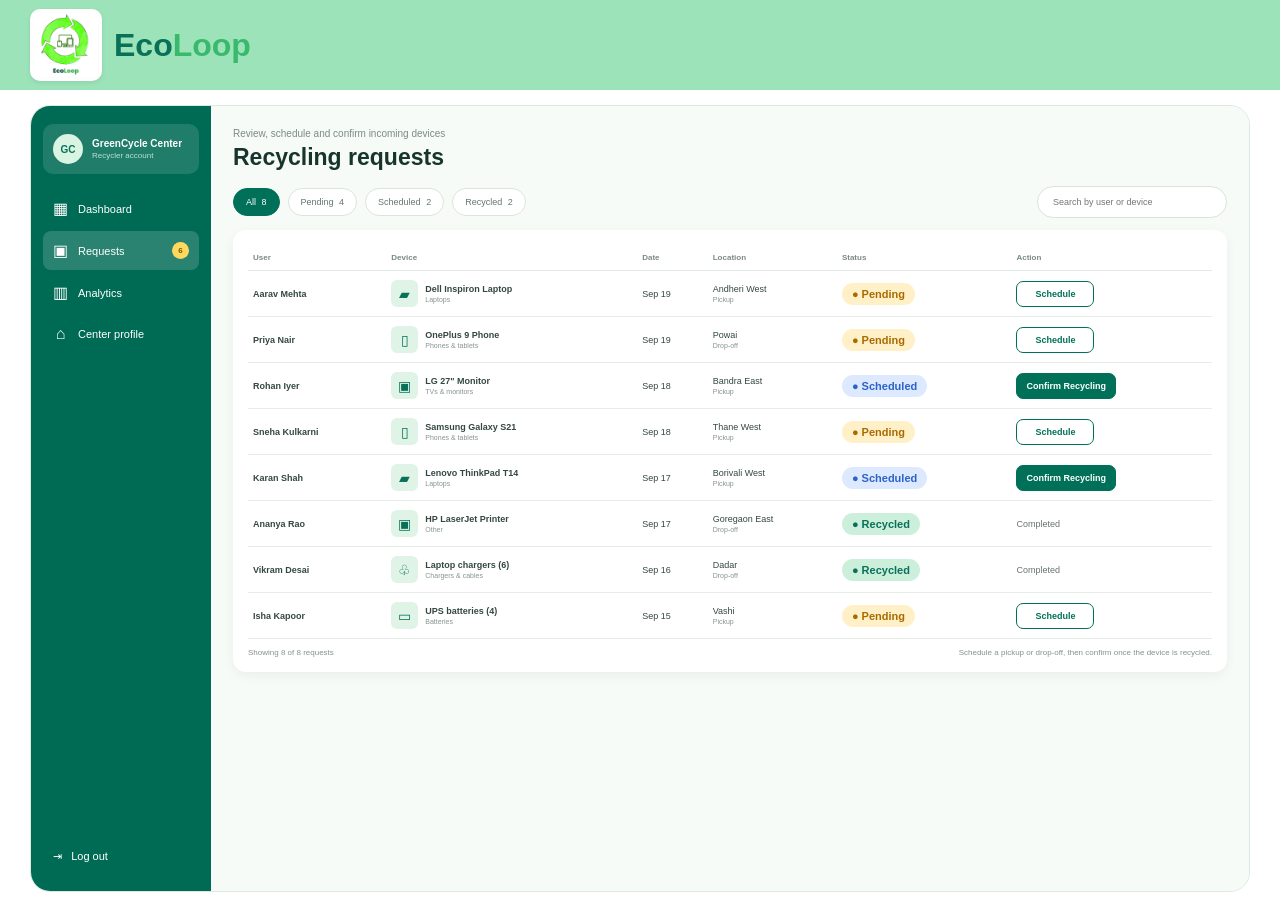
<file: requests.html>
<!DOCTYPE html>
<html lang="en">

<head>
    <meta charset="UTF-8">
    <meta name="viewport" content="width=device-width, initial-scale=1.0">

    <title>Recycling Requests | EcoLoop</title>

    <!-- External CSS -->
    <link rel="stylesheet" href="styles.css">
</head>

<body class="requests-page">

    <!-- ================= HEADER ================= -->
    <header class="dashboard-header">

        <a href="index.html" class="logo">

            <div class="logo-image-box">
                <img src="logo.png" alt="EcoLoop Logo">
            </div>

            <div class="logo-brand-name">
                Eco<span>Loop</span>
            </div>

        </a>

    </header>


    <!-- ================= PAGE LAYOUT ================= -->
    <main class="recycler-layout">


        <!-- ================= SIDEBAR ================= -->
        <aside class="recycler-sidebar">

            <!-- RECYCLER PROFILE -->
            <div class="sidebar-profile">

                <div class="profile-circle">
                    GC
                </div>

                <div class="profile-info">
                    <h4>GreenCycle Center</h4>
                    <p>Recycler account</p>
                </div>

            </div>


            <!-- ================= SIDEBAR NAVIGATION ================= -->
            <nav class="sidebar-menu">

                <a href="recycler.html" class="sidebar-link">
                    <span>▦</span>
                    Dashboard
                </a>


                <a href="requests.html" class="sidebar-link active">

                    <span>▣</span>

                    Requests

                    <span class="request-count">
                        6
                    </span>

                </a>


                <a href="analytics.html" class="sidebar-link">
                    <span>▥</span>
                    Analytics
                </a>


                <a href="#" class="sidebar-link">
                    <span>⌂</span>
                    Center profile
                </a>

            </nav>


            <!-- ================= LOGOUT ================= -->
            <button
                type="button"
                class="logout-button"
                id="logoutButton"
            >
                ⇥ &nbsp; Log out
            </button>

        </aside>


        <!-- ================= MAIN CONTENT ================= -->
        <section class="requests-content">


            <!-- ================= PAGE INTRO ================= -->
            <div class="requests-intro">

                <p>
                    Review, schedule and confirm incoming devices
                </p>

                <h1>
                    Recycling requests
                </h1>

            </div>


            <!-- ================= FILTER + SEARCH ================= -->
            <div class="request-controls">


                <!-- FILTER BUTTONS -->
                <div class="request-filters">

                    <button
                        type="button"
                        class="filter-button active"
                        data-filter="all"
                    >
                        All
                        <span id="allCount">8</span>
                    </button>


                    <button
                        type="button"
                        class="filter-button"
                        data-filter="pending"
                    >
                        Pending
                        <span id="pendingCount">4</span>
                    </button>


                    <button
                        type="button"
                        class="filter-button"
                        data-filter="scheduled"
                    >
                        Scheduled
                        <span id="scheduledCount">2</span>
                    </button>


                    <button
                        type="button"
                        class="filter-button"
                        data-filter="recycled"
                    >
                        Recycled
                        <span id="recycledCount">2</span>
                    </button>

                </div>


                <!-- SEARCH -->
                <div class="request-search">

                    <input
                        type="text"
                        id="requestSearch"
                        placeholder="Search by user or device"
                    >

                </div>

            </div>


            <!-- ================= REQUEST TABLE CARD ================= -->
            <div class="requests-table-card">

                <div class="table-container">

                    <table class="request-table">


                        <!-- TABLE HEAD -->
                        <thead>

                            <tr>
                                <th>User</th>
                                <th>Device</th>
                                <th>Date</th>
                                <th>Location</th>
                                <th>Status</th>
                                <th>Action</th>
                            </tr>

                        </thead>


                        <!-- TABLE BODY -->
                        <tbody id="fullRequestTableBody">


                            <!-- ================= REQUEST 1 ================= -->
                            <tr
                                class="request-row"
                                data-request-id="1"
                                data-status="pending"
                            >

                                <td>
                                    <strong>Aarav Mehta</strong>
                                </td>

                                <td>

                                    <div class="device-info">

                                        <div class="device-icon">
                                            ▰
                                        </div>

                                        <div>
                                            <strong>Dell Inspiron Laptop</strong>
                                            <small>Laptops</small>
                                        </div>

                                    </div>

                                </td>

                                <td>Sep 19</td>

                                <td>
                                    Andheri West
                                    <small>Pickup</small>
                                </td>

                                <td>

                                    <span class="status pending">
                                        ● Pending
                                    </span>

                                </td>

                                <td>

                                    <button
                                        type="button"
                                        class="schedule-button"
                                        data-request-id="1"
                                    >
                                        Schedule
                                    </button>

                                </td>

                            </tr>


                            <!-- ================= REQUEST 2 ================= -->
                            <tr
                                class="request-row"
                                data-request-id="2"
                                data-status="pending"
                            >

                                <td>
                                    <strong>Priya Nair</strong>
                                </td>

                                <td>

                                    <div class="device-info">

                                        <div class="device-icon">
                                            ▯
                                        </div>

                                        <div>
                                            <strong>OnePlus 9 Phone</strong>
                                            <small>Phones &amp; tablets</small>
                                        </div>

                                    </div>

                                </td>

                                <td>Sep 19</td>

                                <td>
                                    Powai
                                    <small>Drop-off</small>
                                </td>

                                <td>

                                    <span class="status pending">
                                        ● Pending
                                    </span>

                                </td>

                                <td>

                                    <button
                                        type="button"
                                        class="schedule-button"
                                        data-request-id="2"
                                    >
                                        Schedule
                                    </button>

                                </td>

                            </tr>


                            <!-- ================= REQUEST 3 ================= -->
                            <tr
                                class="request-row"
                                data-request-id="3"
                                data-status="scheduled"
                            >

                                <td>
                                    <strong>Rohan Iyer</strong>
                                </td>

                                <td>

                                    <div class="device-info">

                                        <div class="device-icon">
                                            ▣
                                        </div>

                                        <div>
                                            <strong>LG 27" Monitor</strong>
                                            <small>TVs &amp; monitors</small>
                                        </div>

                                    </div>

                                </td>

                                <td>Sep 18</td>

                                <td>
                                    Bandra East
                                    <small>Pickup</small>
                                </td>

                                <td>

                                    <span class="status scheduled">
                                        ● Scheduled
                                    </span>

                                </td>

                                <td>

                                    <button
                                        type="button"
                                        class="confirm-button"
                                        data-request-id="3"
                                    >
                                        Confirm Recycling
                                    </button>

                                </td>

                            </tr>


                            <!-- ================= REQUEST 4 ================= -->
                            <tr
                                class="request-row"
                                data-request-id="4"
                                data-status="pending"
                            >

                                <td>
                                    <strong>Sneha Kulkarni</strong>
                                </td>

                                <td>

                                    <div class="device-info">

                                        <div class="device-icon">
                                            ▯
                                        </div>

                                        <div>
                                            <strong>Samsung Galaxy S21</strong>
                                            <small>Phones &amp; tablets</small>
                                        </div>

                                    </div>

                                </td>

                                <td>Sep 18</td>

                                <td>
                                    Thane West
                                    <small>Pickup</small>
                                </td>

                                <td>

                                    <span class="status pending">
                                        ● Pending
                                    </span>

                                </td>

                                <td>

                                    <button
                                        type="button"
                                        class="schedule-button"
                                        data-request-id="4"
                                    >
                                        Schedule
                                    </button>

                                </td>

                            </tr>


                            <!-- ================= REQUEST 5 ================= -->
                            <tr
                                class="request-row"
                                data-request-id="5"
                                data-status="scheduled"
                            >

                                <td>
                                    <strong>Karan Shah</strong>
                                </td>

                                <td>

                                    <div class="device-info">

                                        <div class="device-icon">
                                            ▰
                                        </div>

                                        <div>
                                            <strong>Lenovo ThinkPad T14</strong>
                                            <small>Laptops</small>
                                        </div>

                                    </div>

                                </td>

                                <td>Sep 17</td>

                                <td>
                                    Borivali West
                                    <small>Pickup</small>
                                </td>

                                <td>

                                    <span class="status scheduled">
                                        ● Scheduled
                                    </span>

                                </td>

                                <td>

                                    <button
                                        type="button"
                                        class="confirm-button"
                                        data-request-id="5"
                                    >
                                        Confirm Recycling
                                    </button>

                                </td>

                            </tr>


                            <!-- ================= REQUEST 6 ================= -->
                            <tr
                                class="request-row"
                                data-request-id="6"
                                data-status="recycled"
                            >

                                <td>
                                    <strong>Ananya Rao</strong>
                                </td>

                                <td>

                                    <div class="device-info">

                                        <div class="device-icon">
                                            ▣
                                        </div>

                                        <div>
                                            <strong>HP LaserJet Printer</strong>
                                            <small>Other</small>
                                        </div>

                                    </div>

                                </td>

                                <td>Sep 17</td>

                                <td>
                                    Goregaon East
                                    <small>Drop-off</small>
                                </td>

                                <td>

                                    <span class="status recycled">
                                        ● Recycled
                                    </span>

                                </td>

                                <td>

                                    <span class="completed-text">
                                        Completed
                                    </span>

                                </td>

                            </tr>


                            <!-- ================= REQUEST 7 ================= -->
                            <tr
                                class="request-row"
                                data-request-id="7"
                                data-status="recycled"
                            >

                                <td>
                                    <strong>Vikram Desai</strong>
                                </td>

                                <td>

                                    <div class="device-info">

                                        <div class="device-icon">
                                            ♧
                                        </div>

                                        <div>
                                            <strong>Laptop chargers (6)</strong>
                                            <small>Chargers &amp; cables</small>
                                        </div>

                                    </div>

                                </td>

                                <td>Sep 16</td>

                                <td>
                                    Dadar
                                    <small>Drop-off</small>
                                </td>

                                <td>

                                    <span class="status recycled">
                                        ● Recycled
                                    </span>

                                </td>

                                <td>

                                    <span class="completed-text">
                                        Completed
                                    </span>

                                </td>

                            </tr>


                            <!-- ================= REQUEST 8 ================= -->
                            <tr
                                class="request-row"
                                data-request-id="8"
                                data-status="pending"
                            >

                                <td>
                                    <strong>Isha Kapoor</strong>
                                </td>

                                <td>

                                    <div class="device-info">

                                        <div class="device-icon">
                                            ▭
                                        </div>

                                        <div>
                                            <strong>UPS batteries (4)</strong>
                                            <small>Batteries</small>
                                        </div>

                                    </div>

                                </td>

                                <td>Sep 15</td>

                                <td>
                                    Vashi
                                    <small>Pickup</small>
                                </td>

                                <td>

                                    <span class="status pending">
                                        ● Pending
                                    </span>

                                </td>

                                <td>

                                    <button
                                        type="button"
                                        class="schedule-button"
                                        data-request-id="8"
                                    >
                                        Schedule
                                    </button>

                                </td>

                            </tr>

                        </tbody>

                    </table>

                </div>


                <!-- ================= TABLE FOOTER ================= -->
                <div class="requests-table-footer">

                    <p id="requestResultText">
                        Showing 8 of 8 requests
                    </p>

                    <p>
                        Schedule a pickup or drop-off, then confirm once
                        the device is recycled.
                    </p>

                </div>

            </div>

        </section>

    </main>


    <!-- External JavaScript -->
    <script src="script.js"></script>

</body>

</html>
</file>
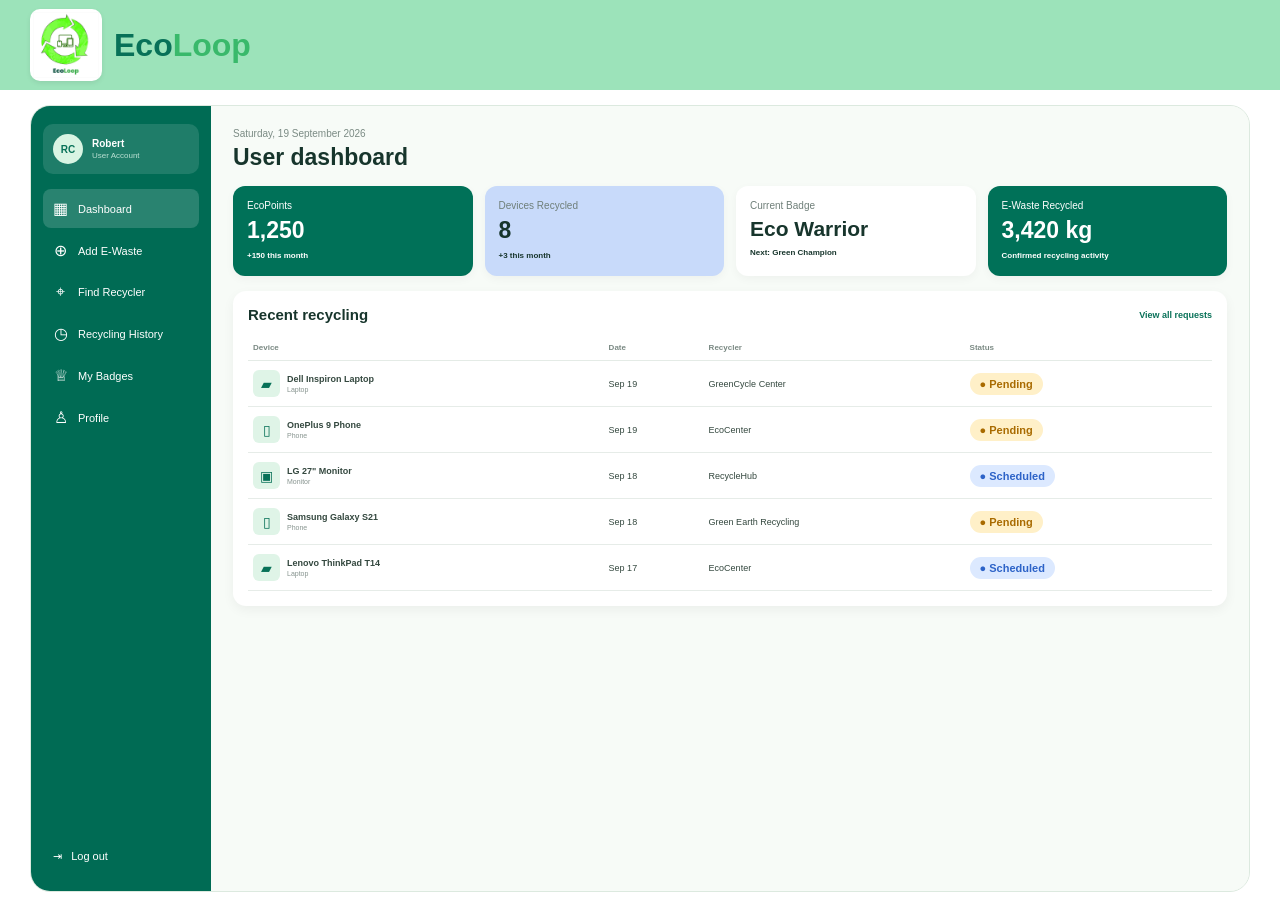
<file: user.html>
<!DOCTYPE html>
<html lang="en">

<head>
    <meta charset="UTF-8">
    <meta name="viewport" content="width=device-width, initial-scale=1.0">

    <title>User Dashboard | EcoLoop</title>

    <!-- External CSS -->
    <link rel="stylesheet" href="styles.css">
</head>

<body class="user-page">

    <!-- ================= HEADER ================= -->
    <header class="dashboard-header">

        <a href="index.html" class="logo">

            <div class="logo-image-box">
                <img src="logo.png" alt="EcoLoop Logo">
            </div>

            <div class="logo-brand-name">
                Eco<span>Loop</span>
            </div>

        </a>

    </header>


    <!-- ================= DASHBOARD LAYOUT ================= -->
    <main class="user-layout">


        <!-- ================= SIDEBAR ================= -->
        <aside class="user-sidebar">

            <!-- USER PROFILE -->
            <div class="sidebar-profile">

                <div class="profile-circle">
                    RC
                </div>

                <div class="profile-info">

                    <h4 id="userName">
                        Robert
                    </h4>

                    <p>
                        User Account
                    </p>

                </div>

            </div>


            <!-- SIDEBAR NAVIGATION -->
            <nav class="sidebar-menu">

                <a href="user.html" class="sidebar-link active">
                    <span>▦</span>
                    Dashboard
                </a>


                <a href="add-ewaste.html" class="sidebar-link">
                    <span>⊕</span>
                    Add E-Waste
                </a>


                <a href="find-recycler.html" class="sidebar-link">
                    <span>⌖</span>
                    Find Recycler
                </a>


                <!-- Not implemented for Mid-Sem -->
                <a href="#" class="sidebar-link">
                    <span>◷</span>
                    Recycling History
                </a>


                <!-- Not implemented for Mid-Sem -->
                <a href="#" class="sidebar-link">
                    <span>♕</span>
                    My Badges
                </a>


                <a href="#" class="sidebar-link">
                    <span>♙</span>
                    Profile
                </a>

            </nav>


            <!-- LOGOUT -->
            <button
                type="button"
                class="logout-button"
                id="logoutButton"
            >
                ⇥ &nbsp; Log out
            </button>

        </aside>


        <!-- ================= MAIN CONTENT ================= -->
        <section class="user-content">


            <!-- DATE -->
            <p class="dashboard-date">
                Saturday, 19 September 2026
            </p>


            <!-- TITLE -->
            <h1 class="user-dashboard-title">
                User dashboard
            </h1>


            <!-- ================= STAT CARDS ================= -->
            <div class="user-stats">


                <!-- ECOPOINTS -->
                <div class="user-stat-card ecopoints-card">

                    <p>
                        EcoPoints
                    </p>

                    <h2 id="ecoPoints">
                        1,250
                    </h2>

                    <small>
                        +150 this month
                    </small>

                </div>


                <!-- DEVICES RECYCLED -->
                <div class="user-stat-card devices-card">

                    <p>
                        Devices Recycled
                    </p>

                    <h2 id="devicesRecycled">
                        8
                    </h2>

                    <small>
                        +3 this month
                    </small>

                </div>


                <!-- CURRENT BADGE -->
                <div class="user-stat-card badge-card">

                    <p>
                        Current Badge
                    </p>

                    <h2 id="currentBadge">
                        Eco Warrior
                    </h2>

                    <small>
                        Next: Green Champion
                    </small>

                </div>


                <!-- E-WASTE RECYCLED -->
                <div class="user-stat-card impact-card">

                    <p>
                        E-Waste Recycled
                    </p>

                    <h2>
                        3,420 kg
                    </h2>

                    <small>
                        Confirmed recycling activity
                    </small>

                </div>

            </div>


            <!-- ================= RECENT RECYCLING ================= -->
            <div class="recent-recycling-card">


                <!-- CARD HEADER -->
                <div class="recent-heading">

                    <h2>
                        Recent recycling
                    </h2>

                    <a href="#">
                        View all requests
                    </a>

                </div>


                <!-- ================= TABLE ================= -->
                <div class="table-container">

                    <table class="recycling-table">

                        <thead>

                            <tr>
                                <th>Device</th>
                                <th>Date</th>
                                <th>Recycler</th>
                                <th>Status</th>
                            </tr>

                        </thead>


                        <tbody id="userRecyclingTable">


                            <!-- DEVICE 1 -->
                            <tr data-request-id="1">

                                <td>

                                    <div class="device-info">

                                        <div class="device-icon">
                                            ▰
                                        </div>

                                        <div>

                                            <strong>
                                                Dell Inspiron Laptop
                                            </strong>

                                            <small>
                                                Laptops
                                            </small>

                                        </div>

                                    </div>

                                </td>

                                <td>
                                    Sep 19
                                </td>

                                <td>
                                    GreenCycle Center
                                </td>

                                <td>

                                    <span class="status pending">
                                        ● Pending
                                    </span>

                                </td>

                            </tr>


                            <!-- DEVICE 2 -->
                            <tr data-request-id="2">

                                <td>

                                    <div class="device-info">

                                        <div class="device-icon">
                                            ▯
                                        </div>

                                        <div>

                                            <strong>
                                                OnePlus 9 Phone
                                            </strong>

                                            <small>
                                                Phones &amp; tablets
                                            </small>

                                        </div>

                                    </div>

                                </td>

                                <td>
                                    Sep 19
                                </td>

                                <td>
                                    Eco Center
                                </td>

                                <td>

                                    <span class="status pending">
                                        ● Pending
                                    </span>

                                </td>

                            </tr>


                            <!-- DEVICE 3 -->
                            <tr data-request-id="3">

                                <td>

                                    <div class="device-info">

                                        <div class="device-icon">
                                            ▣
                                        </div>

                                        <div>

                                            <strong>
                                                LG 27" Monitor
                                            </strong>

                                            <small>
                                                TVs &amp; monitors
                                            </small>

                                        </div>

                                    </div>

                                </td>

                                <td>
                                    Sep 18
                                </td>

                                <td>
                                    Recycle Hub
                                </td>

                                <td>

                                    <span class="status scheduled">
                                        ● Scheduled
                                    </span>

                                </td>

                            </tr>


                            <!-- DEVICE 4 -->
                            <tr data-request-id="4">

                                <td>

                                    <div class="device-info">

                                        <div class="device-icon">
                                            ▯
                                        </div>

                                        <div>

                                            <strong>
                                                Samsung Galaxy S21
                                            </strong>

                                            <small>
                                                Phones &amp; tablets
                                            </small>

                                        </div>

                                    </div>

                                </td>

                                <td>
                                    Sep 18
                                </td>

                                <td>
                                    Green Earth Recycling
                                </td>

                                <td>

                                    <span class="status pending">
                                        ● Pending
                                    </span>

                                </td>

                            </tr>


                            <!-- DEVICE 5 -->
                            <tr data-request-id="5">

                                <td>

                                    <div class="device-info">

                                        <div class="device-icon">
                                            ▰
                                        </div>

                                        <div>

                                            <strong>
                                                Lenovo ThinkPad T14
                                            </strong>

                                            <small>
                                                Laptops
                                            </small>

                                        </div>

                                    </div>

                                </td>

                                <td>
                                    Sep 17
                                </td>

                                <td>
                                    Eco Center
                                </td>

                                <td>

                                    <span class="status scheduled">
                                        ● Scheduled
                                    </span>

                                </td>

                            </tr>

                        </tbody>

                    </table>

                </div>

            </div>

        </section>

    </main>


    <!-- External JavaScript -->
    <script src="script.js"></script>

</body>

</html>
</file>
<file: styles.css>
/* =========================================================
   ECOLOOP - SHARED STYLESHEET
   styles.css
========================================================= */


/* =========================================================
   1. GLOBAL
========================================================= */

* {
    margin: 0;
    padding: 0;
    box-sizing: border-box;
}

html {
    scroll-behavior: smooth;
}

body {
    width: 100%;
    overflow-x: hidden;
    font-family: Arial, Helvetica, sans-serif;
    color: #17352c;
    background: #ffffff;
}

a {
    text-decoration: none;
    color: inherit;
}

button,
input,
select,
textarea {
    font-family: inherit;
}

button {
    cursor: pointer;
}

small {
    display: block;
}


/* =========================================================
   2. COMMON COLORS / UTILITIES
========================================================= */

.green-text {
    color: #087158;
}

.status {
    display: inline-block;
    padding: 5px 10px;
    border-radius: 20px;
    font-size: 11px;
    font-weight: 600;
    white-space: nowrap;
}

.status.pending {
    color: #a96b00;
    background: #fff0c8;
}

.status.scheduled {
    color: #2d63c8;
    background: #dce9ff;
}

.status.recycled {
    color: #087158;
    background: #ccefdc;
}


/* =========================================================
   3. LOGO
========================================================= */

.logo {
    display: flex;
    align-items: center;
    gap: 10px;
    text-decoration: none;
    flex-shrink: 0;
}

.logo-image-box {
    width: 72px;
    height: 72px;
    display: flex;
    align-items: center;
    justify-content: center;
    background: #ffffff;
    border-radius: 10px;
    overflow: hidden;
    box-shadow: 0 2px 5px rgba(0, 0, 0, 0.08);
}

.logo-image-box img {
    width: 66px;
    height: 66px;
    display: block;
    object-fit: contain;
}

.logo-brand-name {
    font-size: 32px;
    font-weight: 800;
    color: #087158;
    white-space: nowrap;
}

.logo-brand-name span {
    color: #39b96b;
}


/* =========================================================
   4. LANDING PAGE
========================================================= */

.navbar {
    width: 100%;
    height: 95px;
    min-height: 95px;
    padding: 10px 40px;
    display: flex;
    flex-direction: row;
    align-items: center;
    justify-content: space-between;
    background: #9ce3ba;
}

.nav-links {
    display: flex;
    align-items: center;
    gap: 20px;
}

.nav-links a {
    min-width: 105px;
    padding: 12px 18px;

    text-align: center;

    color: #ffffff;
    background: #006b54;

    border-radius: 25px;

    font-size: 12px;
    font-weight: 700;

    transition: 0.2s ease;
}

.nav-links a:hover {
    background: #005441;
    transform: translateY(-2px);
}


/* HERO */

.hero {
    min-height: 430px;
    padding: 30px 55px 20px;

    display: flex;
    align-items: center;
    justify-content: space-between;

    background: #edf8ef;
}

.hero-left {
    width: 62%;
}

.cleaner-label {
    display: inline-block;

    margin-bottom: 18px;
    padding: 6px 10px;

    background: #b6edc7;
    color: #087158;

    font-size: 12px;
    font-weight: 700;
}

.hero-left h1 {
    margin-bottom: 12px;

    color: #000000;

    font-size: 47px;
    line-height: 1.28;
    font-weight: 800;
}

.hero-left h1 span {
    color: #287f41;
}

.hero-left p {
    margin-bottom: 18px;

    color: #555555;

    font-size: 12px;
    line-height: 1.5;
}

.hero-buttons {
    display: flex;
    gap: 18px;
}

.recycle-btn,
.learn-btn {
    padding: 13px 18px;

    border-radius: 7px;

    font-size: 13px;
    font-weight: 700;

    transition: 0.2s ease;
}

.recycle-btn {
    color: #ffffff;
    background: #087159;
}

.recycle-btn:hover {
    background: #055744;
}

.learn-btn {
    min-width: 140px;

    text-align: center;

    color: #087159;
    background: #ffffff;

    border: 1px solid #78bfa8;
}

.learn-btn:hover {
    background: #e5f6eb;
}


/* HERO ILLUSTRATION */

.hero-right {
    width: 38%;

    display: flex;
    justify-content: center;
    align-items: center;
}

.illustration-circle {
    position: relative;

    width: 260px;
    height: 260px;

    background: #a9e8bd;

    border: 20px solid #36b75c;
    border-radius: 50%;
}

.laptop-icon {
    position: absolute;
    top: 10px;
    left: 50%;

    transform: translateX(-50%);

    font-size: 65px;
}

.phone-icon {
    position: absolute;
    bottom: 25px;
    left: 30px;

    font-size: 55px;
}

.recycle-icon {
    position: absolute;
    right: 22px;
    bottom: 25px;

    color: #24c53e;

    font-size: 75px;
}


/* LANDING STEPS */

.steps-section {
    min-height: 120px;
    padding: 15px 30px;

    display: flex;
    align-items: center;
    justify-content: space-around;

    background: #ffffff;
}

.step {
    width: 190px;
    text-align: center;
}

.number {
    width: 58px;
    height: 58px;

    margin: 0 auto 7px;

    display: flex;
    align-items: center;
    justify-content: center;

    color: #ffffff;
    background: #007158;

    border-radius: 50%;

    font-size: 27px;
    font-weight: 700;
}

.step h3 {
    color: #007158;

    font-size: 15px;
    line-height: 1.45;
}

.step-arrow {
    width: 110px;
}

.arrow-line {
    position: relative;

    width: 100%;
    height: 3px;

    background: #007158;
}

.arrow-line::after {
    content: "";

    position: absolute;
    right: 0;
    top: -6px;

    width: 12px;
    height: 12px;

    border-top: 3px solid #007158;
    border-right: 3px solid #007158;

    transform: rotate(45deg);
}


/* =========================================================
   5. LOGIN / REGISTER COMMON
========================================================= */

.login-page,
.register-page {
    min-height: 100vh;
    background: #ffffff;
}

.login-header,
.register-header {
    height: 90px;
    padding: 0 10px;

    display: flex;
    align-items: center;

    background: #9ce3ba;
}

.login-container,
.register-container {
    min-height: calc(100vh - 90px);

    display: flex;
    justify-content: center;
    align-items: flex-start;

    padding: 45px 20px;

    background: #ffffff;
}

.login-card,
.register-card {
    width: 310px;

    padding: 24px 28px 12px;

    text-align: center;

    background: #ffffff;

    border: 2px solid #222222;
    border-radius: 30px;
}

.login-card h1,
.register-card h1 {
    margin-bottom: 8px;

    color: #007158;

    font-size: 28px;
}

.login-card h3,
.register-card h3 {
    margin-bottom: 20px;

    color: #007158;

    font-size: 14px;
}

.login-card h3 span,
.register-card h3 span {
    color: #39b869;
}


/* FORMS */

.form-group {
    margin-bottom: 13px;
    text-align: left;
}

.form-group label {
    display: block;

    margin-bottom: 5px;

    color: #222222;

    font-size: 14px;
    font-weight: 600;
}

.form-group input {
    width: 100%;
    height: 35px;

    padding: 0 10px;

    background: #ffffff;

    border: 1px solid #888888;
    outline: none;

    font-size: 12px;
}

.form-group input:focus {
    border-color: #007158;
}

.login-button,
.register-button {
    width: 100%;
    height: 36px;

    margin-top: 2px;

    color: #ffffff;
    background: #007158;

    border: none;
    border-radius: 5px;

    font-size: 14px;
    font-weight: 700;
}

.login-button:hover,
.register-button:hover {
    background: #005b47;
}


/* ACCOUNT TYPE */

.account-type {
    margin: 3px 5px 8px;

    display: flex;
    align-items: center;
    justify-content: center;
    gap: 12px;

    color: #555555;

    font-size: 11px;
}

.account-type > span {
    margin-right: 5px;
}

.account-type label {
    display: flex;
    align-items: center;
    gap: 3px;
}


/* OR */

.or-section {
    margin: 7px 0 2px;

    display: flex;
    align-items: center;
    gap: 12px;
}

.or-line {
    height: 1px;
    flex: 1;
    background: #777777;
}

.or-section span {
    color: #222222;
    font-size: 14px;
    font-weight: 600;
}


/* GOOGLE */

.google-button {
    width: 100%;
    height: 35px;

    display: flex;
    justify-content: center;
    align-items: center;
    gap: 5px;

    color: #222222;
    background: #ffffff;

    border: 1px solid #777777;
    border-radius: 5px;

    font-size: 13px;
}

.google-button:hover {
    background: #f5f5f5;
}

.google-g {
    color: #4285f4;
    font-size: 18px;
    font-weight: 700;
}

.signup-text,
.login-text {
    margin-top: 11px;

    color: #222222;

    font-size: 12px;
}

.signup-text a,
.login-text a {
    color: #287ba3;
    text-decoration: underline;
}


/* =========================================================
   6. DASHBOARD HEADER
========================================================= */

.dashboard-header {
    width: 100%;
    height: 90px;
    padding: 8px 30px;

    display: flex;
    align-items: center;
    justify-content: space-between;

    background: #9ce3ba;
}

.dashboard-header .logo {
    display: flex;
    align-items: center;
    gap: 12px;
}

.dashboard-header .logo-image-box {
    width: 72px;
    height: 72px;

    display: flex;
    align-items: center;
    justify-content: center;

    background: white;
    border-radius: 10px;
    overflow: hidden;
}

.dashboard-header .logo-image-box img {
    width: 66px;
    height: 66px;
    object-fit: contain;
}

.dashboard-header .logo-brand-name {
    font-size: 32px;
    font-weight: 800;
    color: #087158;
}

.dashboard-header .logo-brand-name span {
    color: #39b96b;
}

.dashboard-top-nav {
    display: flex;
    align-items: center;
    gap: 18px;
}

.top-nav-button {
    padding: 13px 22px;

    color: white;
    background: #006b54;

    border-radius: 28px;

    font-size: 13px;
    font-weight: 700;
}


/* =========================================================
   7. USER / RECYCLER DASHBOARD LAYOUT
========================================================= */

.user-layout,
.recycler-layout {
    width: calc(100% - 60px);
    min-height: calc(100vh - 115px);

    margin: 15px auto;

    display: flex;

    overflow: hidden;

    background: #f7fbf7;

    border: 1px solid #dce9df;
    border-radius: 20px;
}


/* SIDEBARS */

.user-sidebar,
.recycler-sidebar {
    width: 180px;
    min-width: 180px;
    min-height: calc(100vh - 115px);

    padding: 18px 12px;

    display: flex;
    flex-direction: column;

    color: #ffffff;
    background: #006b54;
}


/* PROFILE */

.sidebar-profile {
    margin-bottom: 15px;
    padding: 10px;

    display: flex;
    align-items: center;
    gap: 9px;

    background: rgba(255, 255, 255, 0.12);

    border-radius: 10px;
}

.profile-circle {
    width: 30px;
    height: 30px;

    display: flex;
    justify-content: center;
    align-items: center;

    flex-shrink: 0;

    color: #087158;
    background: #d9f4e3;

    border-radius: 50%;

    font-size: 10px;
    font-weight: 700;
}

.profile-info h4 {
    font-size: 10px;
}

.profile-info p {
    margin-top: 2px;

    color: #bce1d4;

    font-size: 8px;
}


/* SIDEBAR MENU */

.sidebar-menu {
    display: flex;
    flex-direction: column;
    gap: 3px;
}

.sidebar-link {
    position: relative;

    padding: 10px 10px;

    display: flex;
    align-items: center;
    gap: 10px;

    color: #ffffff;

    border-radius: 8px;

    font-size: 11px;

    transition: 0.2s;
}

.sidebar-link:hover,
.sidebar-link.active {
    background: rgba(255, 255, 255, 0.16);
}

.sidebar-link > span:first-child {
    width: 15px;

    text-align: center;

    font-size: 16px;
}

.request-count {
    margin-left: auto;

    min-width: 17px;
    height: 17px;

    display: flex;
    justify-content: center;
    align-items: center;

    color: #775b00;
    background: #ffd85e;

    border-radius: 50%;

    font-size: 8px;
    font-weight: 700;
}

.logout-button {
    margin-top: auto;
    padding: 10px;

    text-align: left;

    color: #ffffff;
    background: transparent;

    border: none;

    font-size: 11px;
}


/* =========================================================
   8. COMMON DASHBOARD CONTENT
========================================================= */

.user-content,
.recycler-content,
.requests-content,
.analytics-content,
.add-ewaste-content,
.find-recycler-content {
    flex: 1;

    min-width: 0;

    padding: 22px;

    background: #f7fbf7;
}

.dashboard-date,
.requests-intro p,
.analytics-intro p {
    margin-bottom: 5px;

    color: #7b8b84;

    font-size: 10px;
}

.user-dashboard-title,
.dashboard-title-row h1,
.requests-intro h1,
.analytics-intro h1,
.add-ewaste-title,
.find-recycler-title {
    margin-bottom: 15px;

    color: #17352c;

    font-size: 23px;
    font-weight: 700;
}


/* =========================================================
   9. USER DASHBOARD
========================================================= */

.user-stats {
    margin-bottom: 15px;

    display: grid;
    grid-template-columns: repeat(4, 1fr);
    gap: 12px;
}

.user-stat-card {
    min-height: 90px;
    padding: 14px;

    background: #ffffff;

    border-radius: 12px;

    box-shadow: 0 3px 10px rgba(0, 0, 0, 0.04);
}

.user-stat-card p {
    margin-bottom: 6px;

    color: #6f7f79;

    font-size: 10px;
}

.user-stat-card h2 {
    margin-bottom: 7px;

    color: #17352c;

    font-size: 23px;
}

.user-stat-card small {
    font-size: 8px;
    font-weight: 600;
}

.ecopoints-card,
.impact-card {
    color: #ffffff;
    background: #007158;
}

.ecopoints-card p,
.ecopoints-card h2,
.ecopoints-card small,
.impact-card p,
.impact-card h2,
.impact-card small {
    color: #ffffff;
}

.devices-card {
    background: #c8dafa;
}

.badge-card h2 {
    font-size: 21px;
}


/* RECENT RECYCLING */

.recent-recycling-card,
.requests-card,
.requests-table-card,
.chart-card,
.ewaste-form-card {
    padding: 15px;

    background: #ffffff;

    border-radius: 13px;

    box-shadow: 0 4px 12px rgba(0, 0, 0, 0.05);
}

.recent-heading,
.requests-heading {
    margin-bottom: 12px;

    display: flex;
    justify-content: space-between;
    align-items: center;
}

.recent-heading h2,
.requests-heading h2 {
    font-size: 15px;
}

.recent-heading a,
.view-requests-button {
    color: #087158;
    background: transparent;

    border: none;

    font-size: 9px;
    font-weight: 600;
}


/* =========================================================
   10. TABLES
========================================================= */

.table-container {
    width: 100%;
    overflow-x: auto;
}

.recycling-table,
.request-table {
    width: 100%;

    border-collapse: collapse;

    font-size: 9px;
}

.recycling-table th,
.request-table th {
    padding: 8px 5px;

    text-align: left;

    color: #7a8983;

    border-bottom: 1px solid #e4ebe6;

    font-size: 8px;
}

.recycling-table td,
.request-table td {
    padding: 9px 5px;

    color: #34483f;

    border-bottom: 1px solid #e6ece8;

    vertical-align: middle;
}

.recycling-table td small,
.request-table td small {
    margin-top: 2px;

    color: #87948f;

    font-size: 7px;
}

.device-info {
    display: flex;
    align-items: center;
    gap: 7px;
}

.device-info strong {
    display: block;

    font-size: 9px;
}

.device-icon {
    width: 27px;
    height: 27px;

    display: flex;
    justify-content: center;
    align-items: center;

    flex-shrink: 0;

    color: #087158;
    background: #dff4e7;

    border-radius: 6px;

    font-size: 14px;
}


/* =========================================================
   11. RECYCLER DASHBOARD
========================================================= */

.recycler-stats,
.analytics-stats {
    margin-bottom: 15px;

    display: grid;
    grid-template-columns: repeat(4, 1fr);
    gap: 12px;
}

.stat-card,
.analytics-card {
    min-height: 90px;
    padding: 14px;

    background: #ffffff;

    border-radius: 12px;

    box-shadow: 0 3px 10px rgba(0, 0, 0, 0.04);
}

.stat-card p,
.analytics-card p {
    margin-bottom: 6px;

    color: #70817a;

    font-size: 9px;
}

.stat-card h2,
.analytics-card h2 {
    margin-bottom: 7px;

    color: #17352c;

    font-size: 23px;
}

.stat-card h3,
.analytics-card h3 {
    margin-bottom: 8px;

    font-size: 16px;
}

.stat-card small,
.analytics-card small {
    font-size: 8px;
    font-weight: 600;
}

.stat-card-green,
.analytics-green-card {
    color: #ffffff;
    background: #007158;
}

.stat-card-green p,
.stat-card-green h2,
.stat-card-green small,
.analytics-green-card p,
.analytics-green-card h2,
.analytics-green-card small {
    color: #ffffff;
}

.stat-card-yellow {
    background: #fff0bd;
}

.stat-card-cream,
.analytics-category-card {
    background: #f7efd8;
}


/* BUTTONS IN TABLE */

.schedule-button,
.confirm-button {
    min-width: 78px;
    padding: 7px 9px;

    border-radius: 7px;

    font-size: 9px;
    font-weight: 600;
}

.schedule-button {
    color: #007158;
    background: #ffffff;

    border: 1px solid #007158;
}

.schedule-button:hover {
    background: #e9f8ef;
}

.confirm-button {
    color: #ffffff;
    background: #007158;

    border: 1px solid #007158;
}

.confirm-button:hover {
    background: #005c48;
}

.completed-text {
    color: #65746e;
    font-size: 9px;
}


/* =========================================================
   12. REQUESTS PAGE
========================================================= */

.request-controls {
    margin-bottom: 12px;

    display: flex;
    justify-content: space-between;
    align-items: center;
    gap: 15px;
}

.request-filters {
    display: flex;
    gap: 8px;
}

.filter-button {
    padding: 8px 12px;

    color: #65766f;
    background: #ffffff;

    border: 1px solid #d9e5dd;
    border-radius: 20px;

    font-size: 9px;
}

.filter-button span {
    margin-left: 3px;
}

.filter-button.active {
    color: #ffffff;
    background: #007158;
    border-color: #007158;
}

.request-search input {
    width: 190px;
    height: 32px;

    padding: 0 15px;

    outline: none;

    border: 1px solid #d7e4dc;
    border-radius: 20px;

    font-size: 9px;
}

.requests-table-footer {
    padding-top: 9px;

    display: flex;
    justify-content: space-between;

    color: #85928d;

    font-size: 8px;
}


/* =========================================================
   13. ANALYTICS
========================================================= */

.analytics-charts {
    display: grid;
    grid-template-columns: 1fr 1.15fr;
    gap: 12px;
}

.chart-card {
    min-height: 330px;
}

.chart-card h2 {
    font-size: 14px;
}


/* DONUT */

.donut-container {
    padding: 10px 0 8px;

    display: flex;
    justify-content: center;
}

.donut-chart {
    width: 150px;
    height: 150px;

    display: flex;
    justify-content: center;
    align-items: center;

    border-radius: 50%;

    background:
        conic-gradient(
            #087158 0 34%,
            #3bb45d 34% 58%,
            #86d19d 58% 73%,
            #e9b94b 73% 85%,
            #477da5 85% 94%,
            #aebdb5 94% 100%
        );
}

.donut-center {
    width: 85px;
    height: 85px;

    display: flex;
    flex-direction: column;
    justify-content: center;
    align-items: center;

    background: #ffffff;

    border-radius: 50%;
}

.donut-center strong {
    font-size: 20px;
}

.donut-center span {
    margin-top: 3px;

    color: #7d8c86;

    font-size: 8px;
}


/* LEGEND */

.chart-legend {
    display: flex;
    flex-direction: column;
    gap: 7px;
}

.legend-row {
    display: grid;
    grid-template-columns: 1fr 35px 30px;
    align-items: center;

    font-size: 8px;
}

.legend-name {
    display: flex;
    align-items: center;
    gap: 7px;
}

.legend-color {
    width: 8px;
    height: 8px;

    display: inline-block;

    border-radius: 2px;
}

.phones-color {
    background: #087158;
}

.laptops-color {
    background: #3bb45d;
}

.batteries-color {
    background: #86d19d;
}

.monitors-color {
    background: #e9b94b;
}

.chargers-color {
    background: #477da5;
}

.other-color {
    background: #aebdb5;
}


/* BAR CHART */

.chart-heading {
    display: flex;
    justify-content: space-between;
    align-items: center;
}

.chart-toggle {
    padding: 2px;

    display: flex;

    background: #f2f7f3;

    border: 1px solid #dce9df;
    border-radius: 9px;
}

.chart-toggle-button {
    padding: 6px 11px;

    color: #62736c;
    background: transparent;

    border: none;
    border-radius: 7px;

    font-size: 8px;
}

.chart-toggle-button.active {
    color: #17352c;
    background: #ffffff;

    box-shadow: 0 1px 4px rgba(0, 0, 0, 0.08);
}

.bar-chart {
    height: 235px;

    padding: 25px 5px 0;

    display: flex;
    justify-content: space-around;
    align-items: flex-end;
    gap: 8px;
}

.bar-item {
    height: 100%;

    display: flex;
    flex-direction: column;
    justify-content: flex-end;
    align-items: center;

    flex: 1;
}

.bar-value {
    margin-bottom: 5px;

    font-size: 8px;
    font-weight: 600;
}

.bar {
    width: 32px;

    height: min(var(--bar-height), 170px);

    background: #3caf5b;

    border-radius: 7px 7px 0 0;

    transition: height 0.3s ease;
}

.bar.current-month {
    background: #8ed0a5;
}

.bar-item > span {
    margin-top: 7px;

    color: #71817a;

    font-size: 8px;
}

.chart-note {
    margin-top: 8px;

    color: #84918c;

    font-size: 8px;
}


/* =========================================================
   14. ADD E-WASTE
========================================================= */

.ewaste-form-card {
    position: relative;

    max-width: 760px;
}

.ewaste-form-card > h2 {
    margin-bottom: 15px;

    font-size: 15px;
}

.ewaste-form-card form {
    position: relative;
}

.ewaste-form-grid {
    width: calc(100% - 190px);

    display: grid;
    grid-template-columns: 1fr 1fr;
    gap: 25px 70px;
}

.ewaste-form-group label,
.notes-group label,
.upload-title {
    display: block;

    margin-bottom: 6px;

    color: #263b33;

    font-size: 12px;
    font-weight: 600;
}

.ewaste-form-group label span,
.upload-title span {
    color: #c14444;
}

.ewaste-form-group input,
.ewaste-form-group select {
    width: 100%;
    height: 31px;

    padding: 0 8px;

    background: #ffffff;

    border: 1px solid #777777;
    border-radius: 2px;

    outline: none;

    font-size: 10px;
}

.ewaste-form-group input:focus,
.ewaste-form-group select:focus,
.notes-group textarea:focus {
    border-color: #007158;
}

.accepted-devices {
    position: absolute;

    top: 85px;
    right: 15px;

    width: 160px;

    padding: 18px 15px;

    color: #087158;
    background: #bcefcf;

    border-radius: 10px;
}

.accepted-devices h3 {
    margin-bottom: 5px;

    font-size: 13px;
}

.accepted-devices ol {
    padding-left: 17px;

    font-size: 12px;
    line-height: 1.55;
    font-weight: 600;
}

.notes-group {
    width: calc(100% - 190px);
    margin-top: 25px;
}

.notes-group textarea {
    width: 100%;
    height: 60px;

    padding: 8px;

    resize: vertical;

    outline: none;

    border: 1px solid #777777;

    font-size: 10px;
}

.upload-section {
    width: calc(100% - 190px);
    margin-top: 25px;
}

.image-upload-box {
    width: 100%;
    min-height: 105px;

    position: relative;

    display: flex;
    justify-content: center;
    align-items: center;

    overflow: hidden;

    text-align: center;

    background: #e1e5e2;

    border: 1px solid #666666;

    cursor: pointer;
}

.image-upload-box input[type="file"] {
    display: none;
}

.camera-icon {
    margin-bottom: 4px;

    font-size: 45px;
}

.upload-placeholder p {
    color: #69766f;
    font-size: 9px;
}

.upload-placeholder small {
    color: #7b8882;
    font-size: 8px;
}

.image-preview {
    max-width: 100%;
    max-height: 180px;

    display: none;

    object-fit: contain;
}

.form-message {
    width: calc(100% - 190px);

    margin-top: 8px;

    font-size: 10px;
}

.submit-device-button {
    width: calc(100% - 190px);
    height: 38px;

    margin-top: 12px;

    color: #ffffff;
    background: #007158;

    border: none;
    border-radius: 5px;

    font-size: 12px;
    font-weight: 700;
}

.submit-device-button:hover {
    background: #005c48;
}


/* =========================================================
   15. FIND RECYCLER
========================================================= */

.find-recycler-content {
    max-width: none;
}

.recycler-map {
    width: 480px;
    max-width: 100%;
    height: 230px;

    margin-bottom: 12px;

    overflow: hidden;

    border-radius: 5px;
}

.map-placeholder {
    position: relative;

    width: 100%;
    height: 100%;

    overflow: hidden;

    background:
        linear-gradient(
            110deg,
            #99d9f4 0 19%,
            transparent 19%
        ),
        linear-gradient(
            20deg,
            transparent 0 58%,
            #f5c14c 58% 60%,
            transparent 60%
        ),
        #e6eee4;
}

.map-road {
    position: absolute;

    height: 5px;

    background: #ffffff;

    transform-origin: center;
}

.road-one {
    width: 430px;

    top: 90px;
    left: 60px;

    transform: rotate(-15deg);
}

.road-two {
    width: 350px;

    top: 140px;
    left: 120px;

    transform: rotate(22deg);
}

.road-three {
    width: 260px;

    top: 100px;
    left: 210px;

    transform: rotate(80deg);
}

.map-location {
    position: absolute;

    color: #00816a;

    font-size: 24px;
}

.location-one {
    top: 70px;
    left: 205px;
}

.location-two {
    top: 130px;
    left: 150px;
}

.location-three {
    top: 120px;
    right: 130px;
}

.location-four {
    bottom: 45px;
    right: 180px;
}

.location-five {
    top: 90px;
    right: 45px;
}

.map-selected-center {
    position: absolute;

    top: 60px;
    left: 155px;

    padding: 7px 10px;

    display: flex;
    align-items: center;
    gap: 6px;

    background: #ffffff;

    border-radius: 6px;

    box-shadow: 0 2px 8px rgba(0, 0, 0, 0.12);

    font-size: 8px;
}

.map-selected-center strong {
    display: block;
}

.map-selected-center small {
    margin-top: 2px;

    color: #7b8883;

    font-size: 7px;
}

.map-area-name {
    position: absolute;

    color: #75827d;

    font-size: 8px;
}

.andheri {
    top: 125px;
    left: 230px;
}

.juhu {
    bottom: 25px;
    left: 145px;
}

.jogeshwari {
    top: 20px;
    left: 230px;
}


/* RECYCLER LIST */

.nearby-recyclers {
    width: 425px;
    max-width: 100%;
}

.nearby-recyclers > h2 {
    margin-bottom: 5px;

    font-size: 15px;
}

.recycler-item {
    min-height: 55px;

    padding: 8px 10px;

    display: grid;
    grid-template-columns: 1fr 60px 85px;
    align-items: center;
    gap: 8px;

    background: #ffffff;

    border: 1px solid #888888;
    border-bottom: none;
}

.recycler-item:first-of-type {
    border-radius: 12px 12px 0 0;
}

.recycler-item:last-child {
    border-bottom: 1px solid #888888;
    border-radius: 0 0 12px 12px;
}

.recycler-information h3 {
    color: #182f27;
    font-size: 10px;
}

.recycler-information p {
    margin: 2px 0;

    color: #5f7069;

    font-size: 7px;
}

.recycler-information small {
    color: #596a63;
    font-size: 6px;
}

.recycler-distance {
    color: #111111;

    font-size: 13px;
    font-weight: 700;
}

.view-recycler-button {
    padding: 8px 7px;

    color: #087158;
    background: #a8e7bf;

    border: none;
    border-radius: 4px;

    font-size: 8px;
    font-weight: 600;
}

.view-recycler-button:hover {
    background: #8ed9aa;
}


/* MODAL */

.recycler-modal {
    position: fixed;
    inset: 0;
    z-index: 1000;

    display: none;
    justify-content: center;
    align-items: center;

    padding: 20px;

    background: rgba(0, 0, 0, 0.45);
}

.recycler-modal.show {
    display: flex;
}

.recycler-modal-content {
    position: relative;

    width: 360px;
    max-width: 100%;

    padding: 25px;

    background: #ffffff;

    border-radius: 15px;

    box-shadow: 0 15px 40px rgba(0, 0, 0, 0.2);
}

.recycler-modal-content h2 {
    margin-bottom: 10px;

    color: #007158;
}

.recycler-modal-content p {
    margin-bottom: 10px;

    color: #52645d;

    font-size: 12px;
}

.close-modal {
    position: absolute;

    top: 10px;
    right: 13px;

    background: transparent;

    border: none;

    font-size: 25px;
}

.select-recycler-button {
    width: 100%;

    margin-top: 10px;
    padding: 11px;

    color: #ffffff;
    background: #007158;

    border: none;
    border-radius: 6px;

    font-weight: 700;
}


/* =========================================================
   16. RESPONSIVE
========================================================= */

@media screen and (max-width: 1000px) {

    .user-stats,
    .recycler-stats,
    .analytics-stats {
        grid-template-columns: repeat(2, 1fr);
    }

    .analytics-charts {
        grid-template-columns: 1fr;
    }

    .ewaste-form-grid {
        gap: 20px;
    }
}


@media screen and (max-width: 800px) {

    /* LANDING */

    .navbar {
        height: auto;
        min-height: 90px;
        padding: 10px 15px;
        flex-direction: row;
        gap: 10px;
    }

    .nav-links {
        flex-wrap: wrap;
        justify-content: flex-end;
        gap: 8px;
    }

    .nav-links a {
        min-width: auto;
        padding: 9px 12px;
    }

    .hero {
        padding: 35px 25px;

        flex-direction: column;
    }

    .hero-left,
    .hero-right {
        width: 100%;
    }

    .hero-left {
        text-align: center;
    }

    .hero-left h1 {
        font-size: 38px;
    }

    .hero-buttons {
        justify-content: center;
    }

    .hero-right {
        margin-top: 35px;
    }

    .steps-section {
        flex-direction: column;
        gap: 25px;
    }

    .step-arrow {
        display: none;
    }


    /* DASHBOARD */

    .user-layout,
    .recycler-layout {
        width: calc(100% - 20px);
        flex-direction: column;
    }

    .user-sidebar,
    .recycler-sidebar {
        width: 100%;
        min-height: auto;
    }

    .sidebar-menu {
        flex-direction: row;
        flex-wrap: wrap;
    }

    .logout-button {
        margin-top: 15px;
    }


    /* ADD E-WASTE */

    .ewaste-form-grid,
    .notes-group,
    .upload-section,
    .form-message,
    .submit-device-button {
        width: 100%;
    }

    .accepted-devices {
        position: static;

        width: 100%;

        margin: 20px 0;
    }
}


@media screen and (max-width: 600px) {

    .logo-image-box {
        width: 58px;
        height: 58px;
    }

    .logo-image-box img {
        width: 54px;
        height: 54px;
    }

    .logo-brand-name {
        font-size: 25px;
    }

    .dashboard-header {
        padding: 12px;

        flex-direction: column;
        gap: 10px;
    }

    .dashboard-top-nav {
        width: 100%;
        justify-content: center;
    }

    .user-content,
    .recycler-content,
    .requests-content,
    .analytics-content,
    .add-ewaste-content,
    .find-recycler-content {
        padding: 15px;
    }

    .user-stats,
    .recycler-stats,
    .analytics-stats {
        grid-template-columns: 1fr;
    }

    .request-controls {
        align-items: stretch;
        flex-direction: column;
    }

    .request-filters {
        flex-wrap: wrap;
    }

    .request-search input {
        width: 100%;
    }

    .requests-table-footer {
        flex-direction: column;
        gap: 5px;
    }

    .ewaste-form-grid {
        grid-template-columns: 1fr;
    }

    .recycler-item {
        grid-template-columns: 1fr auto;
    }

    .recycler-information {
        grid-column: 1 / 3;
    }

    .bar {
        width: 22px;
    }

    .login-card,
    .register-card {
        width: 100%;
        max-width: 310px;
    }
}
</file>
